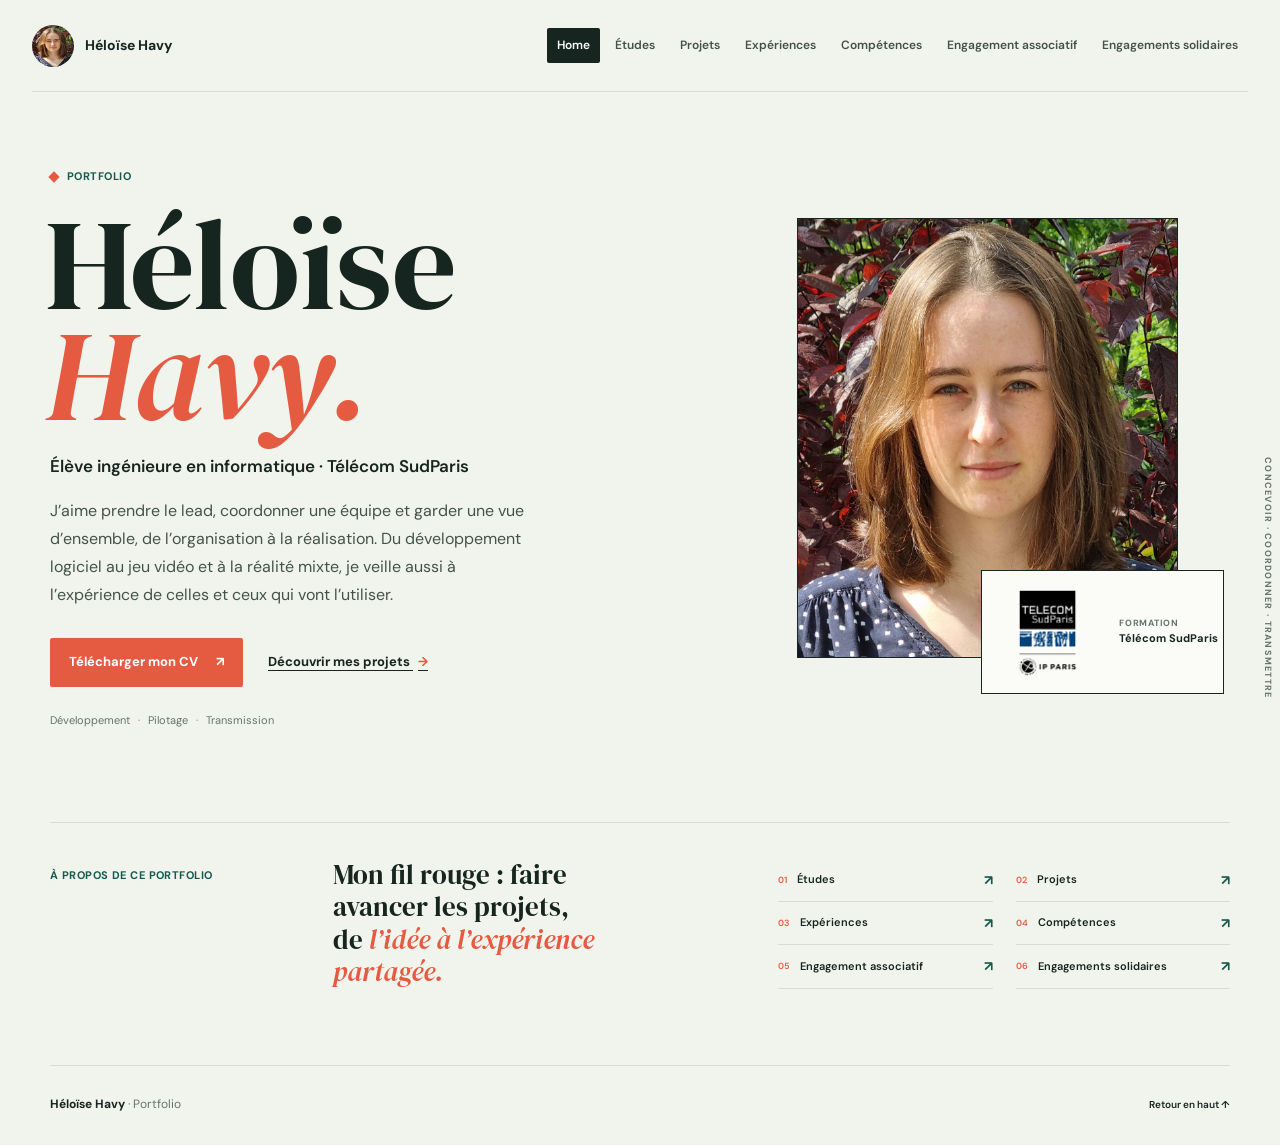
<file: index.html>
<!doctype html>
<html lang="fr">
<head>
  <meta charset="utf-8">
  <meta name="viewport" content="width=device-width, initial-scale=1">
  <meta name="theme-color" content="#f1f4ec">
  <meta name="description" content="Le portfolio d'Héloïse Havy.">
  <title>Héloïse Havy — Portfolio</title>
  <link rel="preconnect" href="https://fonts.googleapis.com">
  <link rel="preconnect" href="https://fonts.gstatic.com" crossorigin>
  <link href="https://fonts.googleapis.com/css2?family=DM+Sans:wght@400;500;600;700&family=DM+Serif+Display:ital@0;1&display=swap" rel="stylesheet">
  <link rel="stylesheet" href="css/style.css">
  <script src="js/main.js" defer></script>
</head>
<body class="home-page">
  <a class="skip-link" href="#contenu">Aller au contenu</a>
  <header class="site-header" data-site-header></header>

  <main id="contenu">
    <section class="home-hero content-width" aria-labelledby="hero-title">
      <div class="hero-copy">
        <p class="eyebrow"><span class="eyebrow-mark" aria-hidden="true"></span> Portfolio</p>
        <h1 id="hero-title">Héloïse<br><span>Havy.</span></h1>
        <p class="hero-role">Élève ingénieure en informatique · Télécom SudParis</p>
        <p class="hero-description">J’aime prendre le lead, coordonner une équipe et garder une vue d’ensemble, de l’organisation à la réalisation. Du développement logiciel au jeu vidéo et à la réalité mixte, je veille aussi à l’expérience de celles et ceux qui vont l’utiliser.</p>
        <div class="hero-actions">
          <a class="button button-primary" href="assets/documents/CV-Heloise-Havy.pdf" download>Télécharger mon CV <span aria-hidden="true">↗</span></a>
          <a class="text-link" href="projets.html">Découvrir mes projets <span aria-hidden="true">→</span></a>
        </div>
        <p class="hero-footnote">Développement <span aria-hidden="true">·</span> Pilotage <span aria-hidden="true">·</span> Transmission</p>
      </div>

      <div class="hero-visual">
        <div class="portrait-frame" data-optional-image-wrap>
          <div class="portrait-placeholder" aria-hidden="true">
            <span class="portrait-monogram">HH</span>
            <span class="portrait-caption">Portrait<br>à ajouter</span>
          </div>
          <img class="optional-image portrait-image" src="assets/images/portrait.jpg" alt="Portrait d'Héloïse Havy" data-optional-image>
          <span class="portrait-index">01 — PORTRAIT</span>
        </div>
        <div class="school-signature" data-optional-image-wrap>
          <div class="school-logo-placeholder" aria-hidden="true">ÉCOLE<br><span>INGÉNIEUR</span></div>
          <img class="optional-image school-logo" src="assets/images/logo-ecole.png" alt="Logo de l'école d'ingénieurs" data-optional-image>
          <p><span>FORMATION</span><strong>Télécom SudParis</strong></p>
        </div>
      </div>
      <span class="hero-side-note" aria-hidden="true">CONCEVOIR · COORDONNER · TRANSMETTRE</span>
    </section>

    <section class="home-index content-width" aria-label="Aperçu du portfolio">
      <p class="section-kicker">À propos de ce portfolio</p>
      <p class="index-statement">Mon fil rouge : faire avancer les projets, de <em>l’idée à l’expérience partagée.</em></p>
      <div class="index-links">
        <a href="etudes.html"><span>01</span> Études <b aria-hidden="true">↗</b></a>
        <a href="projets.html"><span>02</span> Projets <b aria-hidden="true">↗</b></a>
        <a href="experiences.html"><span>03</span> Expériences <b aria-hidden="true">↗</b></a>
        <a href="competences.html"><span>04</span> Compétences <b aria-hidden="true">↗</b></a>
        <a href="engagement-associatif.html"><span>05</span> Engagement associatif <b aria-hidden="true">↗</b></a>
        <a href="engagements-solidaires.html"><span>06</span> Engagements solidaires <b aria-hidden="true">↗</b></a>
      </div>
    </section>
  </main>

  <footer class="site-footer content-width">
    <a class="footer-brand" href="index.html">Héloïse Havy <span>· Portfolio</span></a>
    <a href="#contenu" class="back-top">Retour en haut ↑</a>
  </footer>
</body>
</html>
</file>
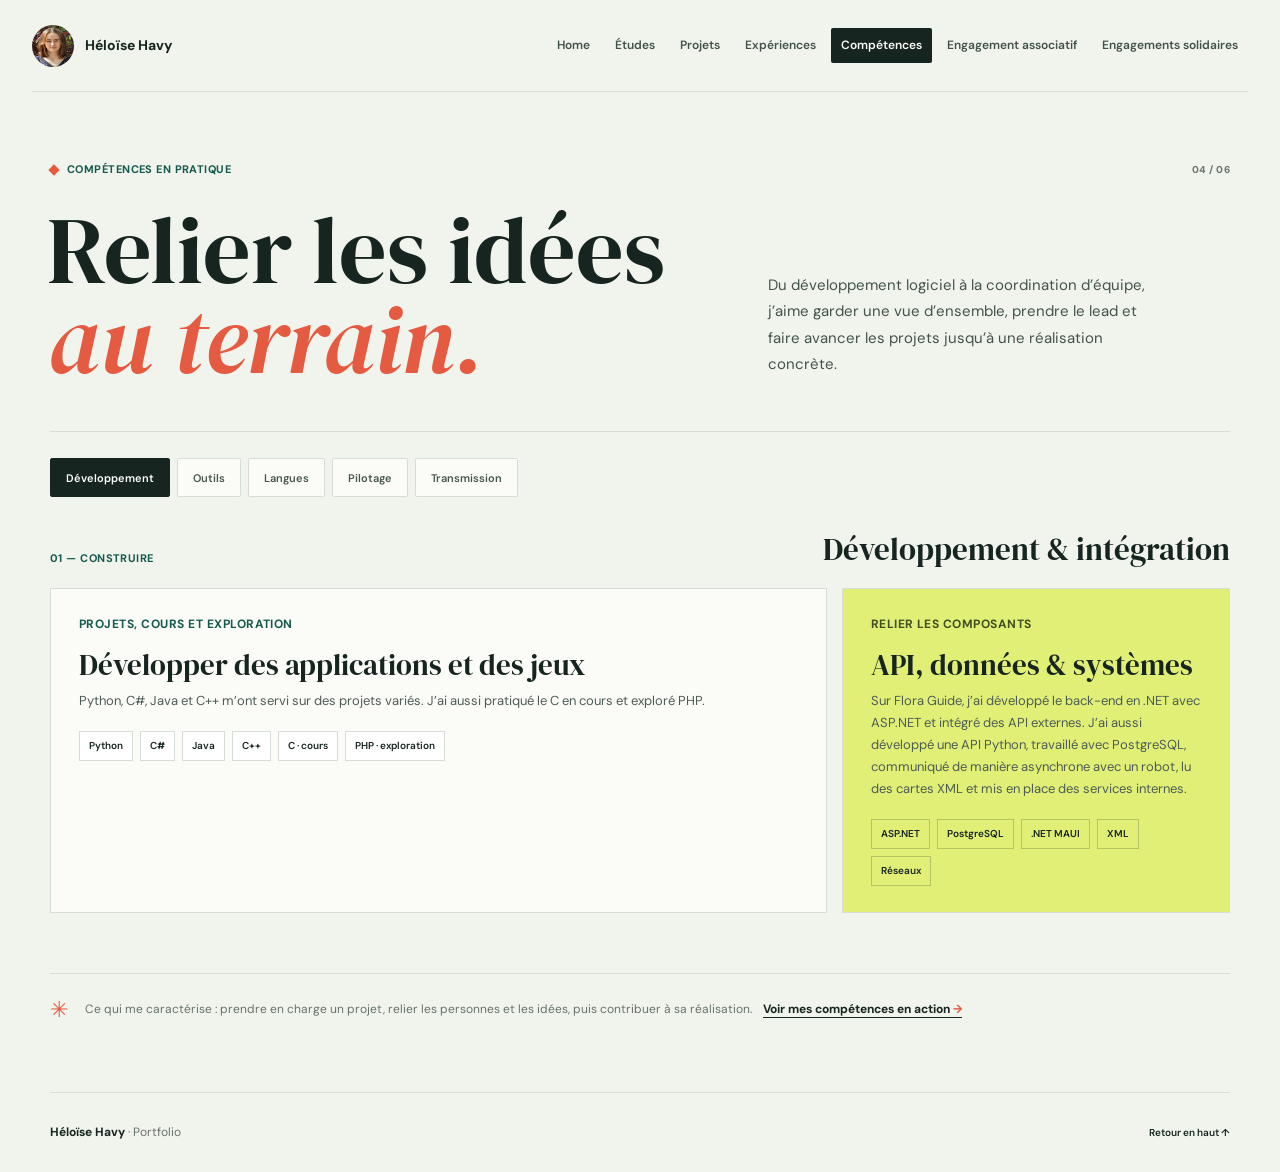
<file: competences.html>
<!doctype html>
<html lang="fr">
<head>
  <meta charset="utf-8">
  <meta name="viewport" content="width=device-width, initial-scale=1">
  <meta name="theme-color" content="#f1f4ec">
  <meta name="description" content="Les compétences techniques, outils et langues d'Héloïse Havy.">
  <title>Compétences — Héloïse Havy</title>
  <link rel="preconnect" href="https://fonts.googleapis.com">
  <link rel="preconnect" href="https://fonts.gstatic.com" crossorigin>
  <link href="https://fonts.googleapis.com/css2?family=DM+Sans:wght@400;500;600;700&family=DM+Serif+Display:ital@0;1&display=swap" rel="stylesheet">
  <link rel="stylesheet" href="css/style.css">
  <script src="js/main.js" defer></script>
</head>
<body>
  <a class="skip-link" href="#contenu">Aller au contenu</a>
  <header class="site-header" data-site-header></header>
  <main id="contenu" class="content-width inner-page">
    <header class="page-heading"><p class="eyebrow"><span class="eyebrow-mark" aria-hidden="true"></span> Compétences en pratique <span class="page-number">04 / 06</span></p><div class="page-heading-grid"><h1>Relier les idées<br><em>au terrain.</em></h1><p class="page-lede">Du développement logiciel à la coordination d’équipe, j’aime garder une vue d’ensemble, prendre le lead et faire avancer les projets jusqu’à une réalisation concrète.</p></div></header>
    <section class="category-tabs" aria-label="Familles de compétences">
      <div class="filter-controls" role="tablist" aria-label="Filtrer les compétences">
        <button id="skills-tab-tech" type="button" role="tab" aria-selected="true" aria-controls="skills-panel-tech">Développement</button>
        <button id="skills-tab-tools" type="button" role="tab" aria-selected="false" aria-controls="skills-panel-tools">Outils</button>
        <button id="skills-tab-languages" type="button" role="tab" aria-selected="false" aria-controls="skills-panel-languages">Langues</button>
        <button id="skills-tab-pilotage" type="button" role="tab" aria-selected="false" aria-controls="skills-panel-pilotage">Pilotage</button>
        <button id="skills-tab-transmission" type="button" role="tab" aria-selected="false" aria-controls="skills-panel-transmission">Transmission</button>
      </div>
      <section id="skills-panel-tech" class="filter-panel" role="tabpanel" aria-labelledby="skills-tab-tech" tabindex="0">
        <div class="panel-heading"><p class="section-kicker">01 — Construire</p><h2>Développement & intégration</h2></div>
        <div class="entry-grid">
          <article class="entry-card skill-card"><p class="entry-kicker">Projets, cours et exploration</p><h3>Développer des applications et des jeux</h3><p>Python, C#, Java et C++ m’ont servi sur des projets variés. J’ai aussi pratiqué le C en cours et exploré PHP.</p><ul class="skill-list"><li>Python</li><li>C#</li><li>Java</li><li>C++</li><li>C · cours</li><li>PHP · exploration</li></ul></article>
          <article class="entry-card skill-card skill-card-accent"><p class="entry-kicker">Relier les composants</p><h3>API, données & systèmes</h3><p>Sur Flora Guide, j’ai développé le back-end en .NET avec ASP.NET et intégré des API externes. J’ai aussi développé une API Python, travaillé avec PostgreSQL, communiqué de manière asynchrone avec un robot, lu des cartes XML et mis en place des services internes.</p><ul class="skill-list"><li>ASP.NET</li><li>PostgreSQL</li><li>.NET MAUI</li><li>XML</li><li>Réseaux</li></ul></article>
        </div>
      </section>
      <section id="skills-panel-tools" class="filter-panel" role="tabpanel" aria-labelledby="skills-tab-tools" tabindex="0" hidden>
        <div class="panel-heading"><p class="section-kicker">02 — Prototyper</p><h2>Outils & environnements</h2></div>
        <div class="entry-grid">
          <article class="entry-card skill-card"><p class="entry-kicker">Création interactive</p><h3>Du prototype à l’expérience jouable</h3><p>J’ai créé et contribué à plusieurs prototypes de jeux, réalisé des mécaniques, des interfaces et des réglages de gameplay, et travaillé sur un projet de réalité mixte.</p><ul class="skill-list"><li>Unity</li><li>Unreal Engine 5</li><li>Blueprints</li><li>Godot</li><li>JavaFX</li></ul></article>
          <article class="entry-card skill-card skill-card-accent"><p class="entry-kicker">Outils de réalisation</p><h3>Créer, versionner, connecter</h3><p>Je travaille régulièrement en ligne de commande avec Bash dans un environnement Linux et connais la distribution Ubuntu. J’utilise aussi Git pour le travail en équipe et Arduino pour le prototypage.</p><ul class="skill-list"><li>Bash</li><li>Ubuntu</li><li>Linux</li><li>Git</li><li>Arduino</li><li>SFML</li><li>pugixml</li><li>CMake</li><li>Blender</li></ul></article>
        </div>
      </section>
      <section id="skills-panel-languages" class="filter-panel" role="tabpanel" aria-labelledby="skills-tab-languages" tabindex="0" hidden>
        <div class="panel-heading"><p class="section-kicker">03 — Communiquer</p><h2>Langues</h2></div>
        <div class="entry-grid project-grid">
          <article class="entry-card skill-card"><p class="entry-kicker">Niveaux déclarés</p><h3>Communiquer au-delà des frontières</h3><p>Mes études et mes projets m’ont amenée à collaborer dans des contextes internationaux, notamment pendant ma césure en Suède.</p><ul class="skill-list"><li>Anglais · C1</li><li>Espagnol · B2</li><li>Suédois · A1</li></ul></article>
        </div>
      </section>
      <section id="skills-panel-pilotage" class="filter-panel" role="tabpanel" aria-labelledby="skills-tab-pilotage" tabindex="0" hidden>
        <div class="panel-heading"><p class="section-kicker">04 — Faire avancer</p><h2>Pilotage & coordination</h2></div>
        <div class="entry-grid">
          <article class="entry-card skill-card"><p class="entry-kicker">Prendre le lead</p><h3>Garder le cap et la vue d’ensemble</h3><p>Cheffe de projet sur Eco Frenzy, Rope Of Light et mon PFE, j’organise le travail autour d’un objectif commun. Comme secrétaire de Part’agé, je secondais le chef de projet et prenais le relais quand nécessaire. Au CELL, j’ai coordonné une équipe de 10 membres, organisé des événements et pris en charge la communication avec l’administration et le club PiiXeL de l’ENSIIE.</p><ul class="skill-list"><li>Gestion de projet</li><li>Coordination d’équipe</li><li>Communication inter-associations</li><li>Événementiel</li></ul></article>
          <article class="entry-card skill-card skill-card-accent"><p class="entry-kicker">S’adapter aux contraintes</p><h3>Prioriser et organiser</h3><p>En entreprise, j’ai géré plusieurs missions différentes en autonomie tout en respectant les échéances. Chez MiNET, j’ai coordonné des équipes de rangement ; avec Part’agé, j’ai organisé les impressions et contribué à prioriser les dons selon le matériel disponible et les besoins.</p><ul class="skill-list"><li>Priorisation</li><li>Autonomie</li><li>Logistique</li><li>Gestion d’inventaire</li><li>Méthode Agile</li></ul></article>
        </div>
      </section>
      <section id="skills-panel-transmission" class="filter-panel" role="tabpanel" aria-labelledby="skills-tab-transmission" tabindex="0" hidden>
        <div class="panel-heading"><p class="section-kicker">05 — Faire grandir le collectif</p><h2>Transmission & adaptation</h2></div>
        <div class="entry-grid">
          <article class="entry-card skill-card"><p class="entry-kicker">Expliquer et accompagner</p><h3>Adapter ma pédagogie au public</h3><p>Avec Part’agé, j’ai préparé des supports et présenté des cours d’informatique à des retraités, puis accompagné chacun dans les exercices. Aux Bourrins de Maisons-Laffitte, j’ai enseigné le roller à des enfants en veillant à leur sécurité tout en gardant le plaisir de pratiquer. Au CELL, j’ai également animé des ateliers techniques.</p><ul class="skill-list"><li>Vulgarisation</li><li>Supports pédagogiques</li><li>Animation de groupe</li><li>Adaptation du discours</li><li>Vigilance sécurité</li></ul></article>
          <article class="entry-card skill-card skill-card-accent"><p class="entry-kicker">S’ouvrir à d’autres façons de travailler</p><h3>Collaborer dans des équipes diverses</h3><p>La césure à la BTH et les projets avec des étudiants internationaux m’ont appris à m’adapter aux habitudes et aux méthodes de mes coéquipiers. Les projets associatifs m’ont aussi appris à faire avancer des initiatives avec des interlocuteurs variés.</p><ul class="skill-list"><li>Équipe internationale</li><li>Adaptabilité</li><li>Communication</li><li>Esprit d’équipe</li></ul></article>
        </div>
      </section>
    </section>
    <aside class="page-outro"><span aria-hidden="true">✳</span><p>Ce qui me caractérise : prendre en charge un projet, relier les personnes et les idées, puis contribuer à sa réalisation. <a href="projets.html">Voir mes compétences en action <b aria-hidden="true">→</b></a></p></aside>
  </main>
  <footer class="site-footer content-width"><a class="footer-brand" href="index.html">Héloïse Havy <span>· Portfolio</span></a><a href="#contenu" class="back-top">Retour en haut ↑</a></footer>
</body>
</html>
</file>
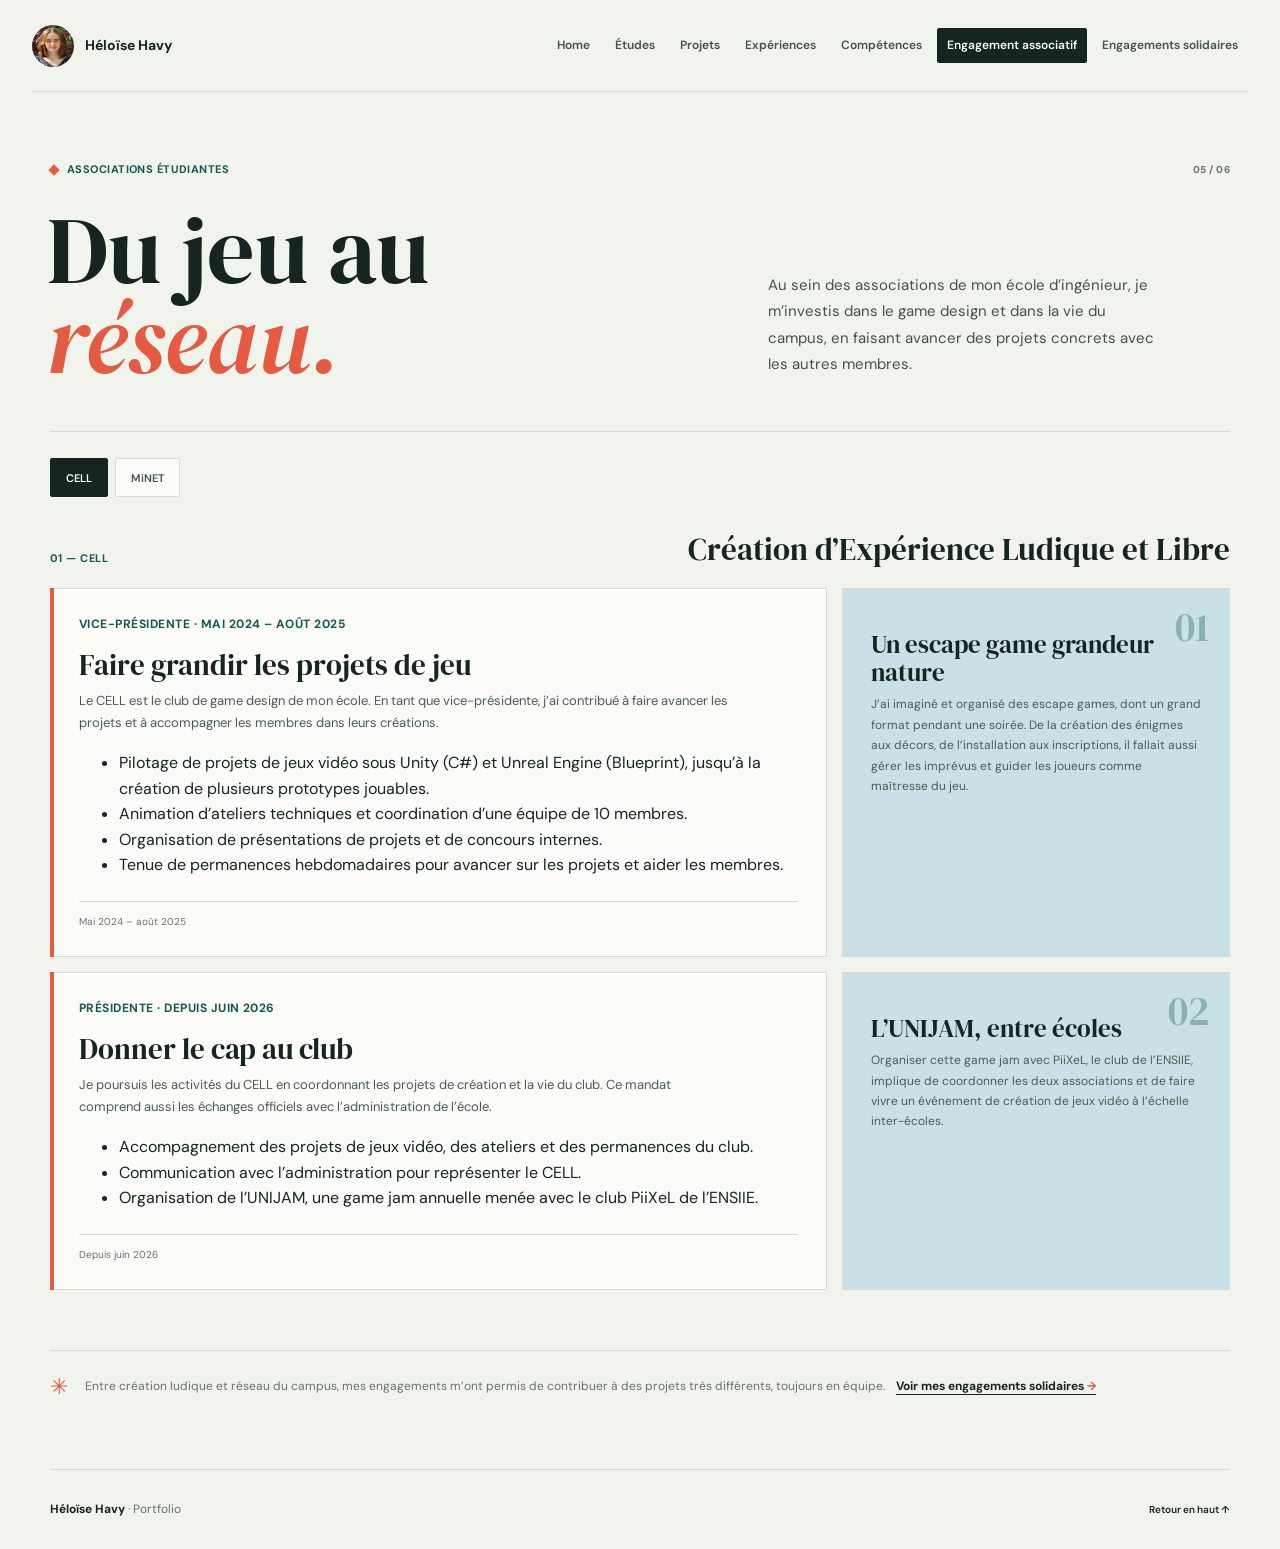
<file: engagement-associatif.html>
<!doctype html>
<html lang="fr">
<head>
  <meta charset="utf-8">
  <meta name="viewport" content="width=device-width, initial-scale=1">
  <meta name="theme-color" content="#f1f4ec">
  <meta name="description" content="L'engagement associatif d'Héloïse Havy.">
  <title>Engagement associatif — Héloïse Havy</title>
  <link rel="preconnect" href="https://fonts.googleapis.com">
  <link rel="preconnect" href="https://fonts.gstatic.com" crossorigin>
  <link href="https://fonts.googleapis.com/css2?family=DM+Sans:wght@400;500;600;700&family=DM+Serif+Display:ital@0;1&display=swap" rel="stylesheet">
  <link rel="stylesheet" href="css/style.css">
  <script src="js/main.js" defer></script>
</head>
<body>
  <a class="skip-link" href="#contenu">Aller au contenu</a>
  <header class="site-header" data-site-header></header>
  <main id="contenu" class="content-width inner-page">
    <header class="page-heading"><p class="eyebrow"><span class="eyebrow-mark" aria-hidden="true"></span> Associations étudiantes <span class="page-number">05 / 06</span></p><div class="page-heading-grid"><h1>Du jeu au<br><em>réseau.</em></h1><p class="page-lede">Au sein des associations de mon école d’ingénieur, je m’investis dans le game design et dans la vie du campus, en faisant avancer des projets concrets avec les autres membres.</p></div></header>
    <section class="category-tabs" aria-label="Engagement associatif">
      <div class="filter-controls" role="tablist" aria-label="Filtrer l'engagement associatif">
        <button id="association-tab-cell" type="button" role="tab" aria-selected="true" aria-controls="association-panel-cell">CELL</button>
        <button id="association-tab-minet" type="button" role="tab" aria-selected="false" aria-controls="association-panel-minet">MiNET</button>
      </div>
      <section id="association-panel-cell" class="filter-panel" role="tabpanel" aria-labelledby="association-tab-cell" tabindex="0">
        <div class="panel-heading"><p class="section-kicker">01 — CELL</p><h2>Création d’Expérience Ludique et Libre</h2></div>
        <div class="entry-grid">
          <article class="entry-card entry-card-featured"><p class="entry-kicker">Vice-présidente · Mai 2024 – août 2025</p><h3>Faire grandir les projets de jeu</h3><p>Le CELL est le club de game design de mon école. En tant que vice-présidente, j’ai contribué à faire avancer les projets et à accompagner les membres dans leurs créations.</p><ul>
            <li>Pilotage de projets de jeux vidéo sous Unity (C#) et Unreal Engine (Blueprint), jusqu’à la création de plusieurs prototypes jouables.</li>
            <li>Animation d’ateliers techniques et coordination d’une équipe de 10 membres.</li>
            <li>Organisation de présentations de projets et de concours internes.</li>
            <li>Tenue de permanences hebdomadaires pour avancer sur les projets et aider les membres.</li>
          </ul><div class="entry-meta"><span>Mai 2024 – août 2025</span></div></article>
          <article class="entry-card entry-card-aside"><span class="card-index">01</span><h3>Un escape game grandeur nature</h3><p>J’ai imaginé et organisé des escape games, dont un grand format pendant une soirée. De la création des énigmes aux décors, de l’installation aux inscriptions, il fallait aussi gérer les imprévus et guider les joueurs comme maîtresse du jeu.</p></article>
          <article class="entry-card entry-card-featured"><p class="entry-kicker">Présidente · Depuis juin 2026</p><h3>Donner le cap au club</h3><p>Je poursuis les activités du CELL en coordonnant les projets de création et la vie du club. Ce mandat comprend aussi les échanges officiels avec l’administration de l’école.</p><ul>
            <li>Accompagnement des projets de jeux vidéo, des ateliers et des permanences du club.</li>
            <li>Communication avec l’administration pour représenter le CELL.</li>
            <li>Organisation de l’UNIJAM, une game jam annuelle menée avec le club PiiXeL de l’ENSIIE.</li>
          </ul><div class="entry-meta"><span>Depuis juin 2026</span></div></article>
          <article class="entry-card entry-card-aside"><span class="card-index">02</span><h3>L’UNIJAM, entre écoles</h3><p>Organiser cette game jam avec PiiXeL, le club de l’ENSIIE, implique de coordonner les deux associations et de faire vivre un événement de création de jeux vidéo à l’échelle inter-écoles.</p></article>
        </div>
      </section>
      <section id="association-panel-minet" class="filter-panel" role="tabpanel" aria-labelledby="association-tab-minet" tabindex="0" hidden>
        <div class="panel-heading"><p class="section-kicker">02 — MiNET</p><h2>Le réseau du campus</h2></div>
        <div class="entry-grid">
          <article class="entry-card entry-card-featured"><p class="entry-kicker">Responsable inventaire · Mai 2024 – juin 2025</p><h3>Organiser le matériel et les équipes</h3><p>MiNET gère les réseaux filaire et Wi-Fi du campus de Télécom SudParis et de l’IMT-BS. Comme responsable inventaire, je veille à ce que le matériel soit identifié, rangé et facile à retrouver.</p><ul>
            <li>Répertorier les équipements réseau : routeurs, switches, bornes Wi-Fi et autres matériels.</li>
            <li>Connaître et organiser le rangement du local.</li>
            <li>Coordonner des équipes pour trier et remettre le matériel en ordre.</li>
          </ul></article>
          <article class="entry-card entry-card-aside"><span class="card-index">03</span><h3>En coulisses d’une soirée</h3><p>J’ai aussi participé à l’organisation d’une grande soirée sur le campus : coordination du staff et préparation de la décoration, avec la création de tentures pendant plusieurs mois.</p></article>
        </div>
      </section>
    </section>
    <aside class="page-outro"><span aria-hidden="true">✳</span><p>Entre création ludique et réseau du campus, mes engagements m’ont permis de contribuer à des projets très différents, toujours en équipe. <a href="engagements-solidaires.html">Voir mes engagements solidaires <b aria-hidden="true">→</b></a></p></aside>
  </main>
  <footer class="site-footer content-width"><a class="footer-brand" href="index.html">Héloïse Havy <span>· Portfolio</span></a><a href="#contenu" class="back-top">Retour en haut ↑</a></footer>
</body>
</html>
</file>
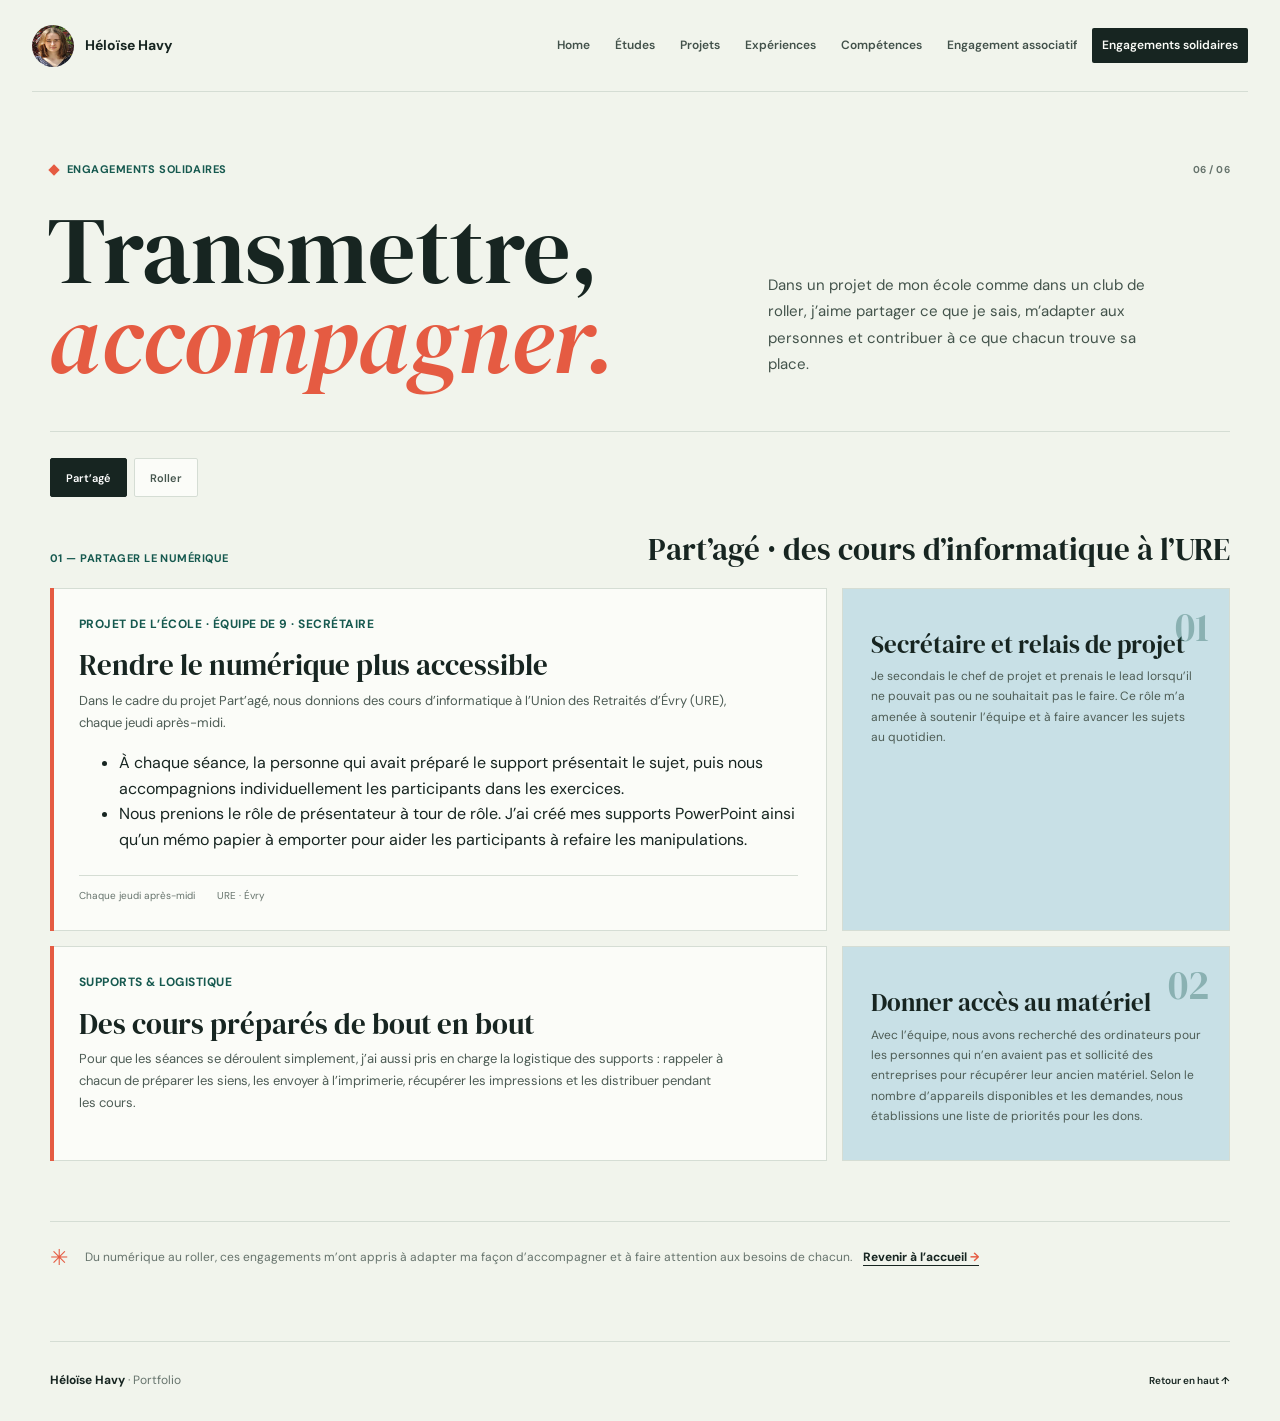
<file: engagements-solidaires.html>
<!doctype html>
<html lang="fr">
<head>
  <meta charset="utf-8">
  <meta name="viewport" content="width=device-width, initial-scale=1">
  <meta name="theme-color" content="#f1f4ec">
  <meta name="description" content="Les actions bénévoles et engagements solidaires d'Héloïse Havy.">
  <title>Engagements solidaires — Héloïse Havy</title>
  <link rel="preconnect" href="https://fonts.googleapis.com">
  <link rel="preconnect" href="https://fonts.gstatic.com" crossorigin>
  <link href="https://fonts.googleapis.com/css2?family=DM+Sans:wght@400;500;600;700&family=DM+Serif+Display:ital@0;1&display=swap" rel="stylesheet">
  <link rel="stylesheet" href="css/style.css">
  <script src="js/main.js" defer></script>
</head>
<body>
  <a class="skip-link" href="#contenu">Aller au contenu</a>
  <header class="site-header" data-site-header></header>
  <main id="contenu" class="content-width inner-page">
    <header class="page-heading"><p class="eyebrow"><span class="eyebrow-mark" aria-hidden="true"></span> Engagements solidaires <span class="page-number">06 / 06</span></p><div class="page-heading-grid"><h1>Transmettre,<br><em>accompagner.</em></h1><p class="page-lede">Dans un projet de mon école comme dans un club de roller, j’aime partager ce que je sais, m’adapter aux personnes et contribuer à ce que chacun trouve sa place.</p></div></header>
    <section class="category-tabs" aria-label="Engagements solidaires">
      <div class="filter-controls" role="tablist" aria-label="Filtrer les engagements solidaires">
        <button id="solidarity-tab-digital" type="button" role="tab" aria-selected="true" aria-controls="solidarity-panel-digital">Part’agé</button>
        <button id="solidarity-tab-roller" type="button" role="tab" aria-selected="false" aria-controls="solidarity-panel-roller">Roller</button>
      </div>
      <section id="solidarity-panel-digital" class="filter-panel" role="tabpanel" aria-labelledby="solidarity-tab-digital" tabindex="0">
        <div class="panel-heading"><p class="section-kicker">01 — Partager le numérique</p><h2>Part’agé · des cours d’informatique à l’URE</h2></div>
        <div class="entry-grid">
          <article class="entry-card entry-card-featured"><p class="entry-kicker">Projet de l’école · équipe de 9 · secrétaire</p><h3>Rendre le numérique plus accessible</h3><p>Dans le cadre du projet Part’agé, nous donnions des cours d’informatique à l’Union des Retraités d’Évry (URE), chaque jeudi après-midi.</p><ul>
            <li>À chaque séance, la personne qui avait préparé le support présentait le sujet, puis nous accompagnions individuellement les participants dans les exercices.</li>
            <li>Nous prenions le rôle de présentateur à tour de rôle. J’ai créé mes supports PowerPoint ainsi qu’un mémo papier à emporter pour aider les participants à refaire les manipulations.</li>
          </ul><div class="entry-meta"><span>Chaque jeudi après-midi</span><span>URE · Évry</span></div></article>
          <article class="entry-card entry-card-aside"><span class="card-index">01</span><h3>Secrétaire et relais de projet</h3><p>Je secondais le chef de projet et prenais le lead lorsqu’il ne pouvait pas ou ne souhaitait pas le faire. Ce rôle m’a amenée à soutenir l’équipe et à faire avancer les sujets au quotidien.</p></article>
          <article class="entry-card entry-card-featured"><p class="entry-kicker">Supports & logistique</p><h3>Des cours préparés de bout en bout</h3><p>Pour que les séances se déroulent simplement, j’ai aussi pris en charge la logistique des supports : rappeler à chacun de préparer les siens, les envoyer à l’imprimerie, récupérer les impressions et les distribuer pendant les cours.</p></article>
          <article class="entry-card entry-card-aside"><span class="card-index">02</span><h3>Donner accès au matériel</h3><p>Avec l’équipe, nous avons recherché des ordinateurs pour les personnes qui n’en avaient pas et sollicité des entreprises pour récupérer leur ancien matériel. Selon le nombre d’appareils disponibles et les demandes, nous établissions une liste de priorités pour les dons.</p></article>
        </div>
      </section>
      <section id="solidarity-panel-roller" class="filter-panel" role="tabpanel" aria-labelledby="solidarity-tab-roller" tabindex="0" hidden>
        <div class="panel-heading"><p class="section-kicker">02 — Bouger ensemble</p><h2>Apprendre le roller en sécurité</h2></div>
        <div class="entry-grid">
          <article class="entry-card entry-card-featured"><p class="entry-kicker">Bénévolat · 5 ans</p><h3>Accompagner une centaine d’enfants</h3><p>Pendant cinq ans, j’ai donné des cours aux Bourrins de Maisons-Laffitte. Nous étions quatre jeunes professeurs bénévoles, accompagnés d’un professeur salarié, pour encadrer environ 100 enfants.</p><div class="entry-meta"><span>Les Bourrins de Maisons-Laffitte</span><span>5 ans</span></div></article>
          <article class="entry-card entry-card-aside"><span class="card-index">03</span><h3>Pédagogie, plaisir et sécurité</h3><p>Il fallait expliquer et guider chaque enfant tout en lui laissant le plaisir de patiner. Avec un groupe aussi nombreux, rester attentifs et veiller à la sécurité de chacun faisait partie intégrante des cours.</p></article>
        </div>
      </section>
    </section>
    <aside class="page-outro"><span aria-hidden="true">✳</span><p>Du numérique au roller, ces engagements m’ont appris à adapter ma façon d’accompagner et à faire attention aux besoins de chacun. <a href="index.html">Revenir à l’accueil <b aria-hidden="true">→</b></a></p></aside>
  </main>
  <footer class="site-footer content-width"><a class="footer-brand" href="index.html">Héloïse Havy <span>· Portfolio</span></a><a href="#contenu" class="back-top">Retour en haut ↑</a></footer>
</body>
</html>
</file>
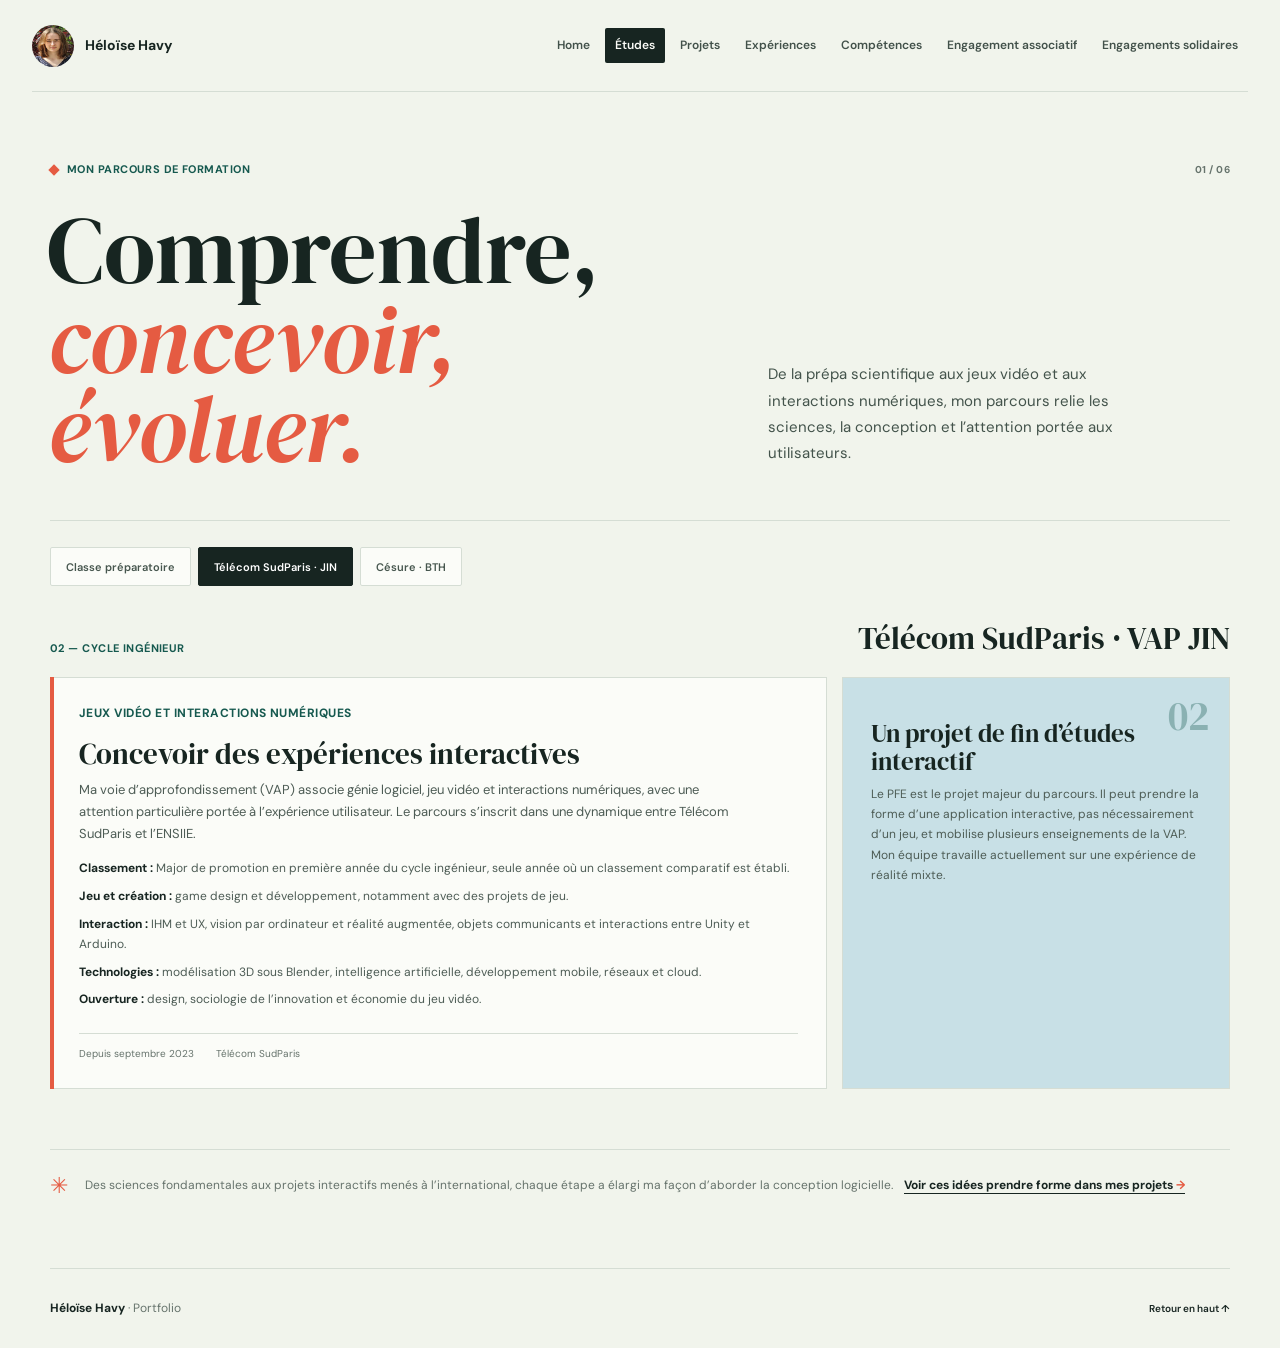
<file: etudes.html>
<!doctype html>
<html lang="fr">
<head>
  <meta charset="utf-8">
  <meta name="viewport" content="width=device-width, initial-scale=1">
  <meta name="theme-color" content="#f1f4ec">
  <meta name="description" content="Le parcours d'études et les formations d'Héloïse Havy.">
  <title>Études — Héloïse Havy</title>
  <link rel="preconnect" href="https://fonts.googleapis.com">
  <link rel="preconnect" href="https://fonts.gstatic.com" crossorigin>
  <link href="https://fonts.googleapis.com/css2?family=DM+Sans:wght@400;500;600;700&family=DM+Serif+Display:ital@0;1&display=swap" rel="stylesheet">
  <link rel="stylesheet" href="css/style.css">
  <script src="js/main.js" defer></script>
</head>
<body>
  <a class="skip-link" href="#contenu">Aller au contenu</a>
  <header class="site-header" data-site-header></header>
  <main id="contenu" class="content-width inner-page">
    <header class="page-heading"><p class="eyebrow"><span class="eyebrow-mark" aria-hidden="true"></span> Mon parcours de formation <span class="page-number">01 / 06</span></p><div class="page-heading-grid"><h1>Comprendre,<br><em>concevoir, évoluer.</em></h1><p class="page-lede">De la prépa scientifique aux jeux vidéo et aux interactions numériques, mon parcours relie les sciences, la conception et l’attention portée aux utilisateurs.</p></div></header>
    <section class="category-tabs" aria-label="Parcours d'études">
      <div class="filter-controls" role="tablist" aria-label="Filtrer le parcours d'études">
        <button id="studies-tab-prepa" type="button" role="tab" aria-selected="false" aria-controls="studies-panel-prepa">Classe préparatoire</button>
        <button id="studies-tab-tsp" type="button" role="tab" aria-selected="true" aria-controls="studies-panel-tsp">Télécom SudParis · JIN</button>
        <button id="studies-tab-bth" type="button" role="tab" aria-selected="false" aria-controls="studies-panel-bth">Césure · BTH</button>
      </div>
      <section id="studies-panel-prepa" class="filter-panel" role="tabpanel" aria-labelledby="studies-tab-prepa" tabindex="0">
        <div class="panel-heading"><p class="section-kicker">01 — Les bases scientifiques</p><h2>Classe préparatoire au lycée Pasteur</h2></div>
        <div class="entry-grid">
          <article class="entry-card entry-card-featured"><p class="entry-kicker">MPSI puis PSI · Neuilly-sur-Seine</p><h3>Une formation exigeante et généraliste</h3><p>Au lycée Pasteur, j’ai suivi une classe préparatoire scientifique en MPSI, puis en PSI. Ces deux années m’ont permis de consolider mes bases en mathématiques, en physique et en sciences de l’ingénieur avant de rejoindre une école d’ingénieurs.</p><div class="entry-meta"><span>Septembre 2021 – juillet 2023</span><span>Lycée Pasteur · Neuilly-sur-Seine</span></div></article>
          <article class="entry-card entry-card-aside"><span class="card-index">01</span><h3>Mon TIPE : un feu rouge dynamique</h3><p>J’ai conçu un prototype de feu rouge qui passe au rouge lorsqu’un véhicule roule trop vite. Des capteurs à ultrasons et une carte Arduino permettaient de détecter le véhicule et de piloter le feu.</p></article>
        </div>
      </section>
      <section id="studies-panel-tsp" class="filter-panel" role="tabpanel" aria-labelledby="studies-tab-tsp" tabindex="0" hidden>
        <div class="panel-heading"><p class="section-kicker">02 — Cycle ingénieur</p><h2>Télécom SudParis · VAP JIN</h2></div>
        <div class="entry-grid">
          <article class="entry-card entry-card-featured"><p class="entry-kicker">Jeux vidéo et interactions numériques</p><h3>Concevoir des expériences interactives</h3><p>Ma voie d’approfondissement (VAP) associe génie logiciel, jeu vidéo et interactions numériques, avec une attention particulière portée à l’expérience utilisateur. Le parcours s’inscrit dans une dynamique entre Télécom SudParis et l’ENSIIE.</p><ul class="project-facts"><li><strong>Classement :</strong> Major de promotion en première année du cycle ingénieur, seule année où un classement comparatif est établi.</li><li><strong>Jeu et création :</strong> game design et développement, notamment avec des projets de jeu.</li><li><strong>Interaction :</strong> IHM et UX, vision par ordinateur et réalité augmentée, objets communicants et interactions entre Unity et Arduino.</li><li><strong>Technologies :</strong> modélisation 3D sous Blender, intelligence artificielle, développement mobile, réseaux et cloud.</li><li><strong>Ouverture :</strong> design, sociologie de l’innovation et économie du jeu vidéo.</li></ul><div class="entry-meta"><span>Depuis septembre 2023</span><span>Télécom SudParis</span></div></article>
          <article class="entry-card entry-card-aside"><span class="card-index">02</span><h3>Un projet de fin d’études interactif</h3><p>Le PFE est le projet majeur du parcours. Il peut prendre la forme d’une application interactive, pas nécessairement d’un jeu, et mobilise plusieurs enseignements de la VAP. Mon équipe travaille actuellement sur une expérience de réalité mixte.</p></article>
        </div>
      </section>
      <section id="studies-panel-bth" class="filter-panel" role="tabpanel" aria-labelledby="studies-tab-bth" tabindex="0" hidden>
        <div class="panel-heading"><p class="section-kicker">03 — Césure internationale</p><h2>Étudier à la BTH, en Suède</h2></div>
        <div class="entry-grid">
          <article class="entry-card entry-card-featured"><p class="entry-kicker">Blekinge Institute of Technology · Suède</p><h3>Agilité et qualité logicielle</h3><p>Pendant ma césure, j’ai suivi des cours autour des méthodes agiles, de la qualité et de la maintenance logicielle. Ces enseignements m’ont permis de découvrir d’autres façons d’organiser le développement et de faire évoluer un logiciel dans la durée.</p><div class="entry-meta"><span>Septembre 2025 – janvier 2026</span><span>BTH · Suède</span></div></article>
          <article class="entry-card entry-card-aside"><span class="card-index">03</span><h3>Apprendre à travailler autrement</h3><p>Étudier et réaliser des projets avec des personnes de différentes cultures m’a appris à m’adapter aux habitudes et aux façons de travailler de mes coéquipiers. J’en garde aussi quelques bases de suédois.</p></article>
        </div>
      </section>
    </section>
    <aside class="page-outro"><span aria-hidden="true">✳</span><p>Des sciences fondamentales aux projets interactifs menés à l’international, chaque étape a élargi ma façon d’aborder la conception logicielle. <a href="projets.html">Voir ces idées prendre forme dans mes projets <b aria-hidden="true">→</b></a></p></aside>
  </main>
  <footer class="site-footer content-width"><a class="footer-brand" href="index.html">Héloïse Havy <span>· Portfolio</span></a><a href="#contenu" class="back-top">Retour en haut ↑</a></footer>
</body>
</html>
</file>
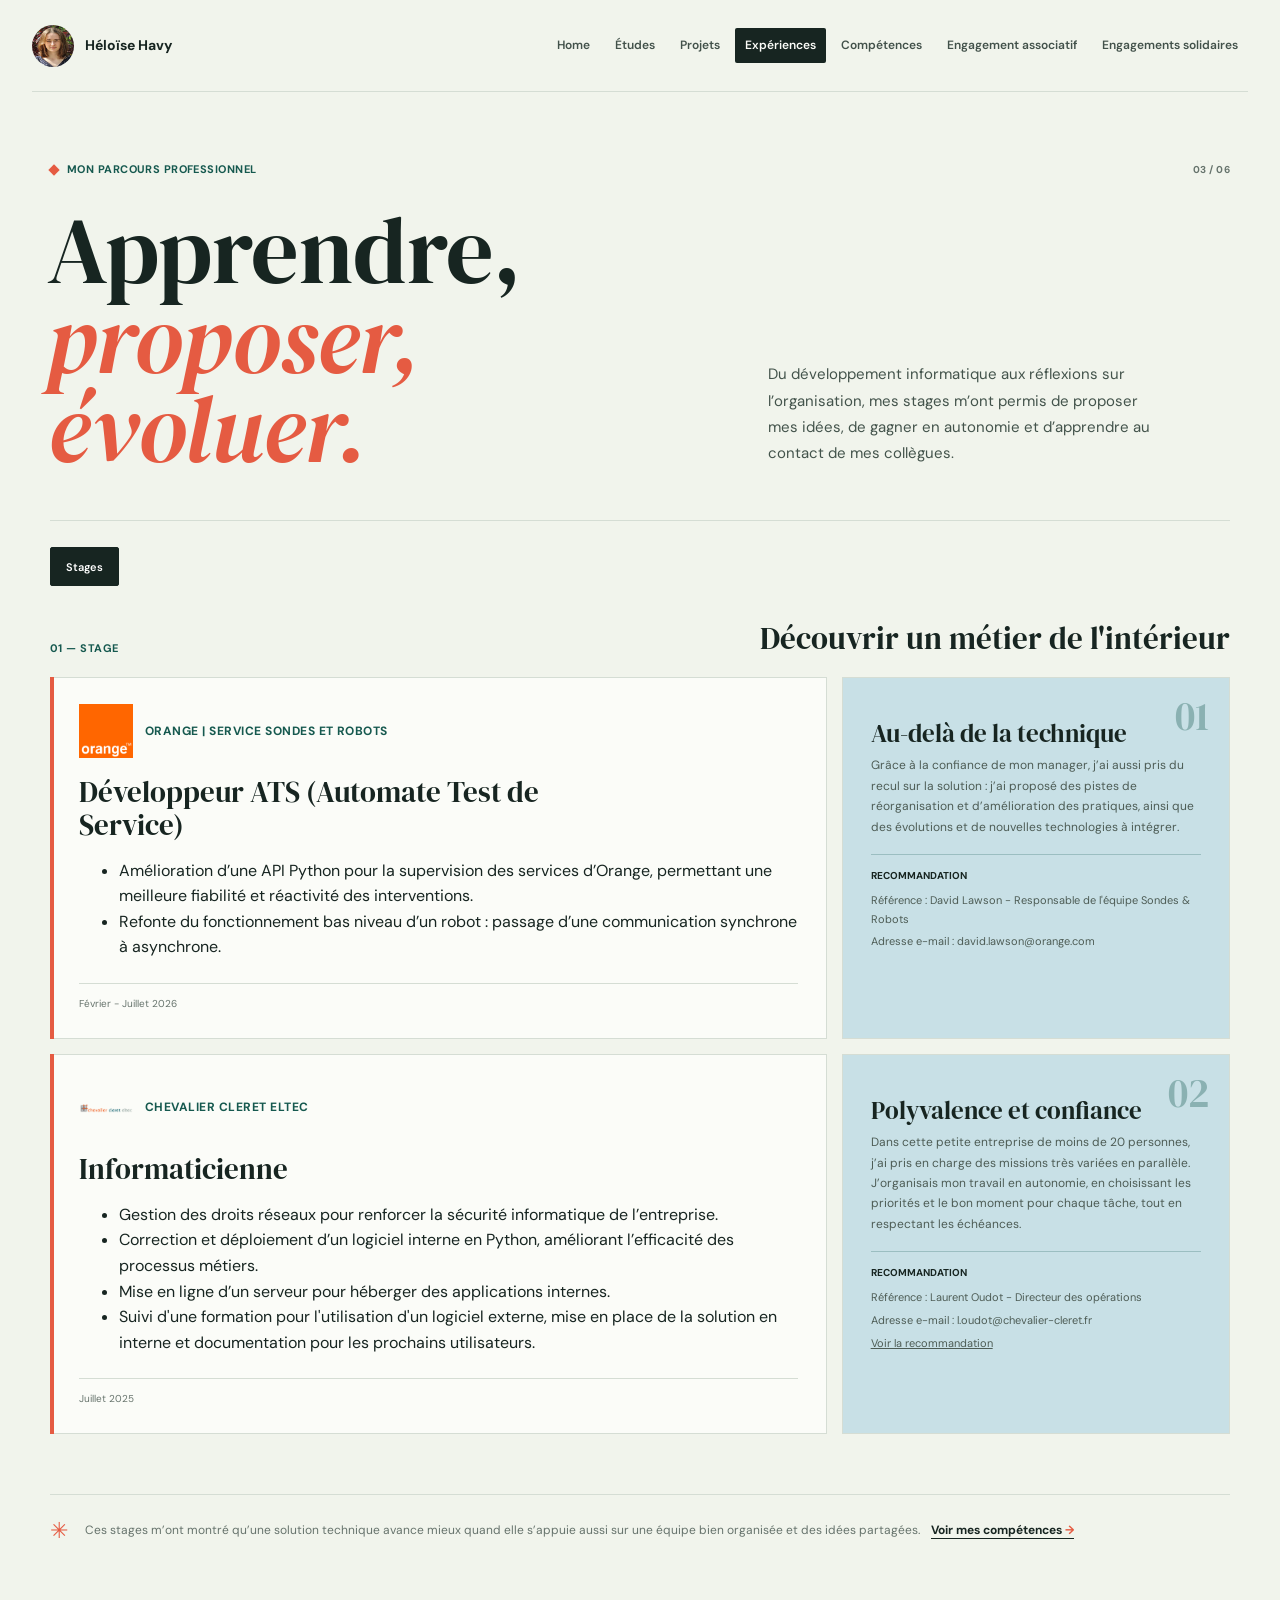
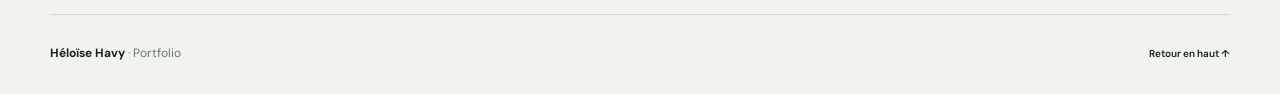
<file: experiences.html>
<!doctype html>
<html lang="fr">
<head>
  <meta charset="utf-8">
  <meta name="viewport" content="width=device-width, initial-scale=1">
  <meta name="theme-color" content="#f1f4ec">
  <meta name="description" content="Les expériences professionnelles d'Héloïse Havy.">
  <title>Expériences — Héloïse Havy</title>
  <link rel="preconnect" href="https://fonts.googleapis.com">
  <link rel="preconnect" href="https://fonts.gstatic.com" crossorigin>
  <link href="https://fonts.googleapis.com/css2?family=DM+Sans:wght@400;500;600;700&family=DM+Serif+Display:ital@0;1&display=swap" rel="stylesheet">
  <link rel="stylesheet" href="css/style.css">
  <script src="js/main.js" defer></script>
</head>
<body>
  <a class="skip-link" href="#contenu">Aller au contenu</a>
  <header class="site-header" data-site-header></header>
  <main id="contenu" class="content-width inner-page">
    <header class="page-heading"><p class="eyebrow"><span class="eyebrow-mark" aria-hidden="true"></span> Mon parcours professionnel <span class="page-number">03 / 06</span></p><div class="page-heading-grid"><h1>Apprendre,<br><em>proposer, évoluer.</em></h1><p class="page-lede">Du développement informatique aux réflexions sur l’organisation, mes stages m’ont permis de proposer mes idées, de gagner en autonomie et d’apprendre au contact de mes collègues.</p></div></header>
    <section class="category-tabs" aria-label="Types d'expériences">
      <div class="filter-controls" role="tablist" aria-label="Filtrer les expériences">
        <button id="experience-tab-internships-1" type="button" role="tab" aria-selected="true" aria-controls="experience-panel-internships">Stages</button>
        <!--<button id="experience-tab-internships" type="button" role="tab" aria-selected="false" aria-controls="experience-panel-jobs">Emplois</button>
        <button id="experience-tab-other" type="button" role="tab" aria-selected="false" aria-controls="experience-panel-other">Autres expériences</button>-->
      </div>
      <section id="experience-panel-internships" class="filter-panel" role="tabpanel" aria-labelledby="experience-tab-internships" tabindex="0"><div class="panel-heading"><p class="section-kicker">01 — Stage</p><h2>Découvrir un métier de l'intérieur</h2></div><div class="entry-grid">
        <article class="entry-card entry-card-featured"><div class="experience-company" data-optional-image-wrap><span class="experience-logo-placeholder" aria-hidden="true">O</span><img class="optional-image experience-logo" src="assets/images/logo-orange.jpg" alt="Logo de l'entreprise Orange" data-optional-image><p class="entry-kicker">ORANGE | Service sondes et robots</p></div><h3>Développeur ATS (Automate Test de Service)</h3>
          <p>
          <ul>
              <li>Amélioration d’une API Python pour la supervision des services d’Orange, permettant une meilleure fiabilité et réactivité des interventions.</li>
              <li>Refonte du fonctionnement bas niveau d’un robot : passage d’une communication synchrone à asynchrone.</li>
          </ul><div class="entry-meta"><span>Février - Juillet 2026</span></div></article><article class="entry-card entry-card-aside"><span class="card-index">01</span><h3>Au-delà de la technique</h3><p>Grâce à la confiance de mon manager, j’ai aussi pris du recul sur la solution : j’ai proposé des pistes de réorganisation et d’amélioration des pratiques, ainsi que des évolutions et de nouvelles technologies à intégrer.</p><div class="recommendation-note"><p class="recommendation-title">Recommandation</p><p>Référence : David Lawson - Responsable de l'équipe Sondes & Robots</p><p>Adresse e-mail : david.lawson@orange.com</p></article>
        <article class="entry-card entry-card-featured"><div class="experience-company" data-optional-image-wrap><span class="experience-logo-placeholder" aria-hidden="true">CC</span><img class="optional-image experience-logo" src="assets/images/logo-chevalier-cleret-eltec.png" alt="Logo de Chevalier Cléret Eltec" data-optional-image><p class="entry-kicker">CHEVALIER CLERET ELTEC</p></div><h3>Informaticienne</h3>
          <ul>
              <li>Gestion des droits réseaux pour renforcer la sécurité informatique de l’entreprise.</li>
              <li>Correction et déploiement d’un logiciel interne en Python, améliorant l’efficacité des processus métiers.</li>
              <li>Mise en ligne d’un serveur pour héberger des applications internes.</li>
              <li> Suivi d'une formation pour l'utilisation d'un logiciel externe, mise en place de la solution en interne et documentation pour les prochains utilisateurs.</li>
          </ul><div class="entry-meta"><span>Juillet 2025</span></div></article><article class="entry-card entry-card-aside"><span class="card-index">02</span><h3>Polyvalence et confiance</h3><p>Dans cette petite entreprise de moins de 20 personnes, j’ai pris en charge des missions très variées en parallèle. J’organisais mon travail en autonomie, en choisissant les priorités et le bon moment pour chaque tâche, tout en respectant les échéances.</p><div class="recommendation-note"><p class="recommendation-title">Recommandation</p><p>Référence : Laurent Oudot - Directeur des opérations</p><p>Adresse e-mail : l.oudot@chevalier-cleret.fr</p><p><a href="https://www.engagement-jeunes.com/fr/recommandations/50316/heloise-havy.html" target="_blank" rel="noopener noreferrer">Voir la recommandation</a></p></div></article>
      </div></section>
      <!--<section id="experience-panel-jobs" class="filter-panel" role="tabpanel" aria-labelledby="experience-tab-jobs" tabindex="0"><div class="panel-heading"><p class="section-kicker">02 — Emploi</p><h2>Prendre des responsabilités</h2></div><div class="entry-grid"><article class="entry-card entry-card-featured"><p class="entry-kicker">À compléter · Emploi étudiant</p><h3>Une expérience qui compte</h3><p>Présente le poste, les dates, les responsabilités et les compétences que tu as développées dans ce contexte.</p><div class="entry-meta"><span>Employeur à préciser</span><span>Dates à préciser</span></div></article></div></section>
      <section id="experience-panel-other" class="filter-panel" role="tabpanel" aria-labelledby="experience-tab-other" tabindex="0"><div class="panel-heading"><p class="section-kicker">03 — Autres</p><h2>Des expériences à part entière</h2></div><div class="entry-grid"><article class="entry-card entry-card-featured"><p class="entry-kicker">À compléter · Mission ponctuelle</p><h3>Une autre façon de contribuer</h3><p>Ajoute une mission, une compétition, une responsabilité ou une expérience pertinente qui ne rentre pas dans les autres catégories.</p><div class="entry-meta"><span>Contexte à préciser</span><span>Date à préciser</span></div></article></div></section>-->
    </section>
    <aside class="page-outro"><span aria-hidden="true">✳</span><p>Ces stages m’ont montré qu’une solution technique avance mieux quand elle s’appuie aussi sur une équipe bien organisée et des idées partagées. <a href="competences.html">Voir mes compétences <b aria-hidden="true">→</b></a></p></aside>
  </main>
  <footer class="site-footer content-width"><a class="footer-brand" href="index.html">Héloïse Havy <span>· Portfolio</span></a><a href="#contenu" class="back-top">Retour en haut ↑</a></footer>
</body>
</html>
</file>
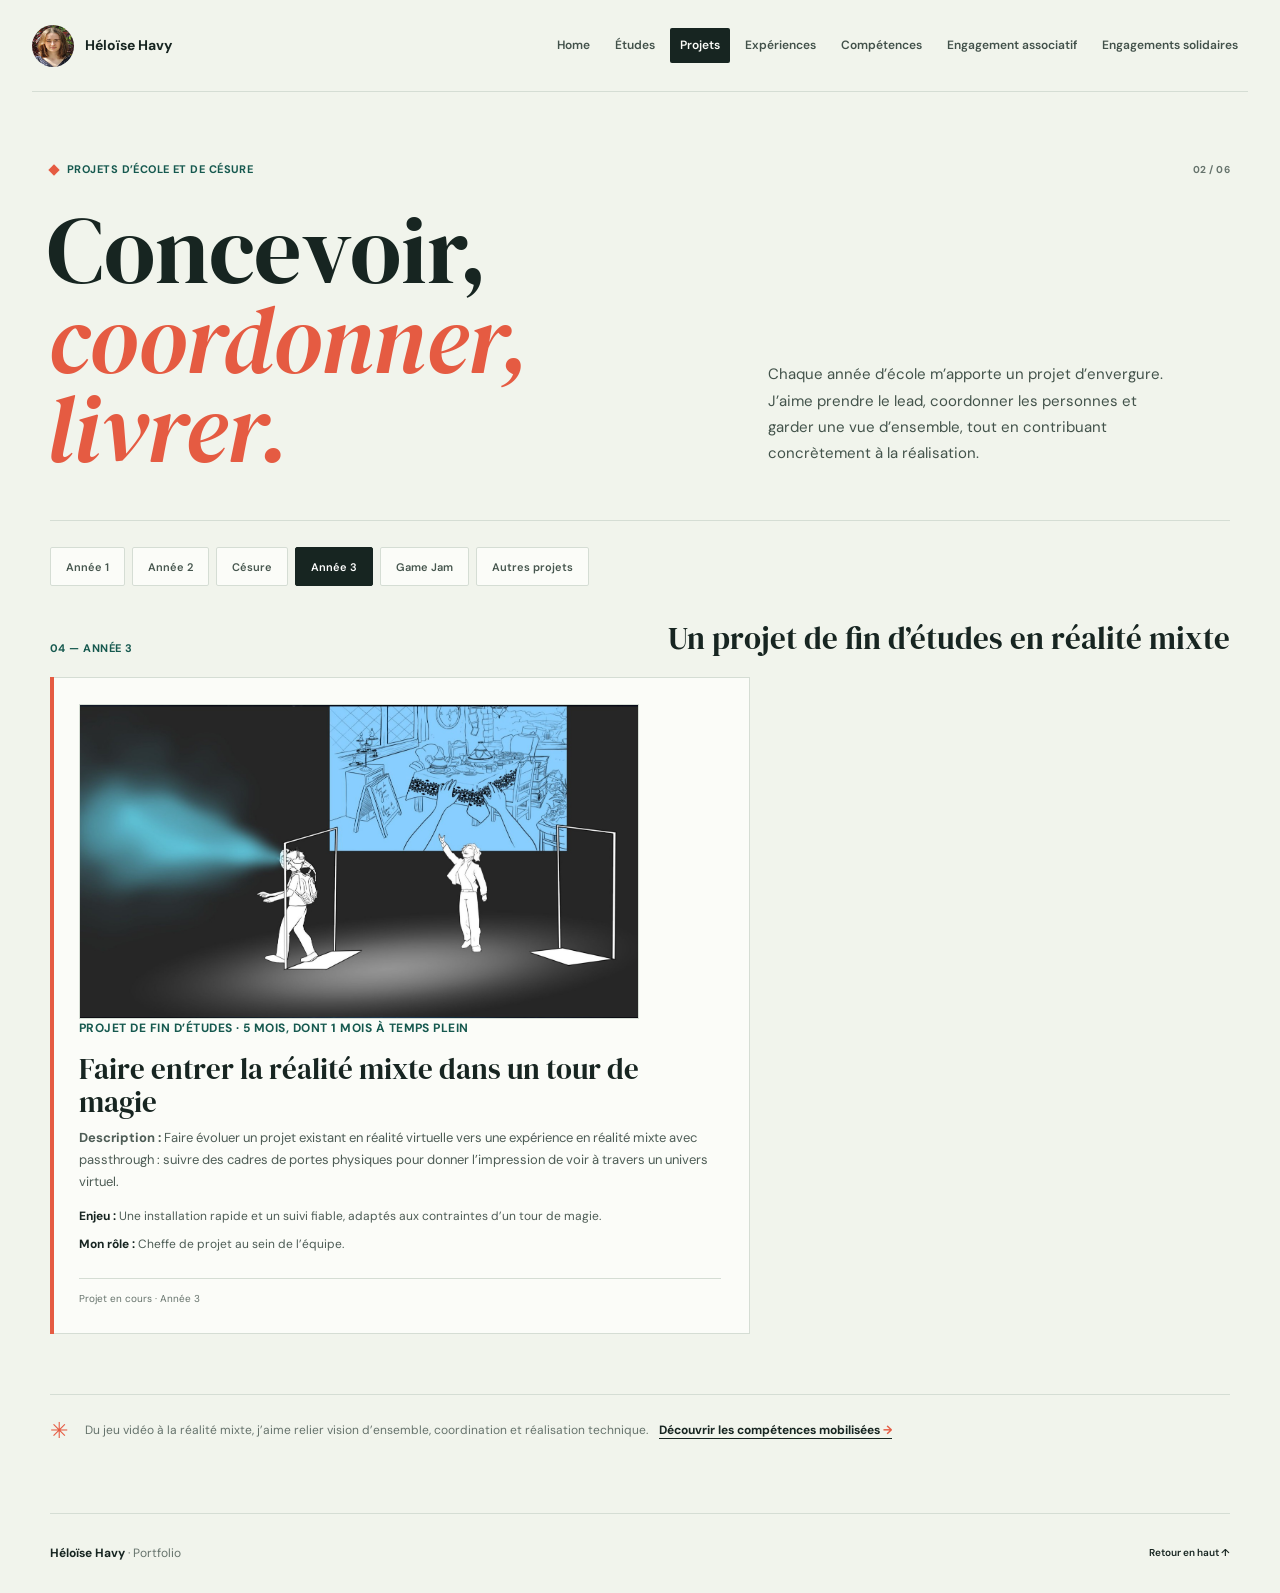
<file: projets.html>
<!doctype html>
<html lang="fr">
<head>
  <meta charset="utf-8">
  <meta name="viewport" content="width=device-width, initial-scale=1">
  <meta name="theme-color" content="#f1f4ec">
  <meta name="description" content="Les projets réalisés par Héloïse Havy pendant ses études et sa césure.">
  <title>Projets — Héloïse Havy</title>
  <link rel="preconnect" href="https://fonts.googleapis.com">
  <link rel="preconnect" href="https://fonts.gstatic.com" crossorigin>
  <link href="https://fonts.googleapis.com/css2?family=DM+Sans:wght@400;500;600;700&family=DM+Serif+Display:ital@0;1&display=swap" rel="stylesheet">
  <link rel="stylesheet" href="css/style.css">
  <script src="js/main.js" defer></script>
</head>
<body>
  <a class="skip-link" href="#contenu">Aller au contenu</a>
  <header class="site-header" data-site-header></header>
  <main id="contenu" class="content-width inner-page">
    <header class="page-heading"><p class="eyebrow"><span class="eyebrow-mark" aria-hidden="true"></span> Projets d’école et de césure <span class="page-number">02 / 06</span></p><div class="page-heading-grid"><h1>Concevoir,<br><em>coordonner, livrer.</em></h1><p class="page-lede">Chaque année d’école m’apporte un projet d’envergure. J’aime prendre le lead, coordonner les personnes et garder une vue d’ensemble, tout en contribuant concrètement à la réalisation.</p></div></header>
    <section class="category-tabs" aria-label="Projets par période">
      <div class="filter-controls" role="tablist" aria-label="Filtrer les projets par période">
        <button id="projects-tab-year-one" type="button" role="tab" aria-selected="false" aria-controls="projects-panel-year-one">Année 1</button>
        <button id="projects-tab-year-two" type="button" role="tab" aria-selected="false" aria-controls="projects-panel-year-two">Année 2</button>
        <button id="projects-tab-gap" type="button" role="tab" aria-selected="false" aria-controls="projects-panel-gap">Césure</button>
        <button id="projects-tab-year-three" type="button" role="tab" aria-selected="true" aria-controls="projects-panel-year-three">Année 3</button>
        <button id="projects-tab-game-jam" type="button" role="tab" aria-selected="false" aria-controls="projects-panel-game-jam">Game Jam</button>
        <button id="projects-tab-other" type="button" role="tab" aria-selected="false" aria-controls="projects-panel-other">Autres projets</button>
      </div>
      <section id="projects-panel-year-one" class="filter-panel" role="tabpanel" aria-labelledby="projects-tab-year-one" tabindex="0"><div class="panel-heading"><p class="section-kicker">01 — Année 1</p><h2>Crystal Quest</h2></div><div class="entry-grid project-grid project-grid-single project-grid-compact"><article class="entry-card entry-card-featured project-card"><div class="project-image project-image-compact" data-optional-image-wrap><span class="project-image-placeholder">Visuel à ajouter · crystal-quest.jpg</span><img src="assets/images/crystal-quest.jpg" alt="Capture du jeu Crystal Quest" data-optional-image loading="lazy"></div><p class="entry-kicker">Projet d’équipe · 4 personnes · 4 mois</p><h3>Recréer un classique en pixel art</h3><p><strong>Description :</strong> Un jeu en JavaFX inspiré de Crystal Quest, jeu rétro de 1987.</p><ul class="project-facts"><li><strong>Mon rôle :</strong> Développement du passage de niveau et de l’interface ; création d’assets en pixel art inspirés du jeu original ; ajout du multijoueur et de la sélection de couleur des joueurs et des portes.</li><li><strong>Technologies :</strong> JavaFX, Git.</li></ul><div class="entry-meta"><a href="https://gitlab.com/Sophie-2023/crystal-quest-javafx/-/tree/dev">Voir le projet</a><span>Année 1</span></div></article></div></section>
      <section id="projects-panel-year-two" class="filter-panel" role="tabpanel" aria-labelledby="projects-tab-year-two" tabindex="0" hidden><div class="panel-heading"><p class="section-kicker">02 — Année 2</p><h2>Deux projets, deux façons de concevoir</h2></div><div class="entry-grid project-grid">
        <article class="entry-card entry-card-featured project-card"><div class="project-image" data-optional-image-wrap><span class="project-image-placeholder">Visuel à ajouter · eco-frenzy.png</span><img src="assets/images/eco-frenzy.png" alt="Capture du jeu Eco Frenzy" data-optional-image loading="lazy"></div><p class="entry-kicker">Projet Cassiopée · Équipe de 4 · 6 mois</p><h3>Eco Frenzy</h3><p><strong>Description :</strong> Un jeu vidéo coopératif en 3D, conçu pour représenter les valeurs de l’IMT en intégrant une dimension environnementale.</p><ul class="project-facts"><li><strong>Mon rôle :</strong> Cheffe de projet et développeuse de l’économie et de l’équilibrage : boucle de production de monnaie, score écologique et calibration selon le nombre de joueurs.</li><li><strong>Technologies :</strong> Unreal Engine 5, Blueprints, Git.</li></ul><div class="entry-meta"><a href="https://github.com/Helo1204/YASC">Voir le projet</a><span>Année 2</span></div></article>
        <article class="entry-card entry-card-featured project-card"><div class="project-image" data-optional-image-wrap><span class="project-image-placeholder">Visuel à ajouter · attacktower.png</span><img src="assets/images/attacktower.png" alt="Capture du jeu AttackTower" data-optional-image loading="lazy"></div><p class="entry-kicker">Projet de cours · C++</p><h3>AttackTower</h3><p><strong>Description :</strong> Un jeu de type reverse tower defense où une armée d’animaux révoltés attaque des champs fortifiés.</p><ul class="project-facts"><li><strong>Mon rôle :</strong> Conception de l’architecture orientée objet (héritage et polymorphisme), chargement dynamique des cartes depuis des fichiers XML et développement de la logique du jeu, des conditions de victoire et du cycle de vie.</li><li><strong>Technologies :</strong> C++, SFML, pugixml, CMake, Git.</li></ul><div class="entry-meta"><a href="https://github.com/Sophie-2023/AttackTower">Voir le projet</a><span>Année 2</span></div></article>
      </div></section>
      <section id="projects-panel-gap" class="filter-panel" role="tabpanel" aria-labelledby="projects-tab-gap" tabindex="0" hidden><div class="panel-heading"><p class="section-kicker">03 — Césure</p><h2>Un projet international en méthode Agile</h2></div><div class="entry-grid project-grid project-grid-single project-grid-compact"><article class="entry-card entry-card-featured project-card"><div class="project-gallery project-gallery-portrait"><div class="project-image" data-optional-image-wrap><span class="project-image-placeholder">Visuel 1 à ajouter · flora-guide-1.png</span><img src="assets/images/flora-guide-1.png" alt="Capture de l’application Flora Guide" data-optional-image loading="lazy"></div><div class="project-image" data-optional-image-wrap><span class="project-image-placeholder">Visuel 2 à ajouter · flora-guide-2.png</span><img src="assets/images/flora-guide-2.png" alt="Autre vue de l’application Flora Guide" data-optional-image loading="lazy"></div></div><p class="entry-kicker">BTH · Suède · Projet avec des étudiants internationaux</p><h3>Flora Guide</h3><p><strong>Description :</strong> Une application mobile de reconnaissance de plantes, développée à la BTH en Suède avec une équipe d’étudiants internationaux.</p><ul class="project-facts"><li><strong>Organisation :</strong> Projet mené en méthode Agile, avec trois sprints de deux semaines, soit six semaines de développement.</li><li><strong>Mon rôle :</strong> Développement du back-end en .NET avec ASP.NET et intégration d’API externes.</li><li><strong>Technologies :</strong> ASP.NET, PostgreSQL, .NET MAUI, Git.</li></ul><div class="entry-meta"><a href="https://github.com/Helo1204/Helo1204">Voir mon GitHub</a><span>Projet de césure</span></div></article></div></section>
      <section id="projects-panel-year-three" class="filter-panel" role="tabpanel" aria-labelledby="projects-tab-year-three" tabindex="0" hidden><div class="panel-heading"><p class="section-kicker">04 — Année 3</p><h2>Un projet de fin d’études en réalité mixte</h2></div><div class="entry-grid project-grid project-grid-single project-grid-compact"><article class="entry-card entry-card-featured project-card"><div class="project-image project-image-compact" data-optional-image-wrap><span class="project-image-placeholder">Visuel du commanditaire à ajouter · projet-realite-mixte.jpg</span><img src="assets/images/projet-realite-mixte.jpg" alt="Visuel du projet de réalité mixte fourni par le commanditaire" data-optional-image loading="lazy"></div><p class="entry-kicker">Projet de fin d’études · 5 mois, dont 1 mois à temps plein</p><h3>Faire entrer la réalité mixte dans un tour de magie</h3><p><strong>Description :</strong> Faire évoluer un projet existant en réalité virtuelle vers une expérience en réalité mixte avec passthrough : suivre des cadres de portes physiques pour donner l’impression de voir à travers un univers virtuel.</p><ul class="project-facts"><li><strong>Enjeu :</strong> Une installation rapide et un suivi fiable, adaptés aux contraintes d’un tour de magie.</li><li><strong>Mon rôle :</strong> Cheffe de projet au sein de l’équipe.</li></ul><div class="entry-meta"><span>Projet en cours · Année 3</span></div></article></div></section>
      <section id="projects-panel-game-jam" class="filter-panel" role="tabpanel" aria-labelledby="projects-tab-game-jam" tabindex="0" hidden><div class="panel-heading"><p class="section-kicker">05 — En Game Jam</p><h2>Créer vite, en équipe</h2></div><div class="entry-grid project-grid">
        <article class="entry-card entry-card-featured project-card"><div class="project-image" data-optional-image-wrap><span class="project-image-placeholder">Visuel à ajouter · dusk-balance.png</span><img src="assets/images/dusk-balance.png" alt="Capture du jeu Dusk Balance" data-optional-image loading="lazy"></div><p class="entry-kicker">INT Game Jam 2026</p><h3>Dusk Balance</h3><ul class="project-facts"><li><strong>Description :</strong> Jeu d’équilibre créé sur le thème « Équinoxe ».</li><li><strong>Mon rôle :</strong> Coordination du projet et suivi de l’équipe, réglage de la physique de la balance, intégration des assets et composants réalisés par le modeleur 3D.</li><li><strong>Technologies :</strong> Unity, C#, Git.</li><li><strong>Plateformes :</strong> PC et téléphone.</li></ul><div class="entry-meta"><a href="https://darkyzer.itch.io/dusck-balance">Jouer au jeu</a></div></article>
        <article class="entry-card entry-card-featured project-card"><div class="project-image" data-optional-image-wrap><span class="project-image-placeholder">Visuel à ajouter · reminiscences.png</span><img src="assets/images/reminiscences.png" alt="Capture du jeu Réminiscences" data-optional-image loading="lazy"></div><p class="entry-kicker">Unijam 2024</p><h3>Réminiscences</h3><ul class="project-facts"><li><strong>Description :</strong> Jeu narratif créé sur le thème « Avenir ».</li><li><strong>Mon rôle :</strong> Coordination du projet, suivi des avancées et cohésion d’équipe ; programmation des dialogues.</li><li><strong>Technologies :</strong> Unreal Engine 5, Blueprints, Git.</li></ul><div class="entry-meta"><a href="https://lumostale.itch.io/reminiscences">Jouer au jeu</a></div></article>
        <article class="entry-card entry-card-featured project-card"><div class="project-image" data-optional-image-wrap><span class="project-image-placeholder">Visuel à ajouter · taon-5208.png</span><img src="assets/images/taon-5208.png" alt="Capture du jeu Je t’attaon en 5208" data-optional-image loading="lazy"></div><p class="entry-kicker">INT Game Jam 2024</p><h3>Je t’attaon en 5208</h3><ul class="project-facts"><li><strong>Description :</strong> Escape game créé sur le thème « Jouer avec le temps ».</li><li><strong>Mon rôle :</strong> Coordination du projet, suivi des avancées et cohésion d’équipe ; programmation du déplacement des objets.</li><li><strong>Technologies :</strong> Unity, C#, Git.</li></ul><div class="entry-meta"><a href="https://valt7.itch.io/taon5208">Jouer au jeu</a></div></article>
        <article class="entry-card entry-card-featured project-card"><div class="project-image" data-optional-image-wrap><span class="project-image-placeholder">Visuel à ajouter · toxic-terror.png</span><img src="assets/images/toxic-terror.png" alt="Capture du jeu de la Toxic Terror Game Jam" data-optional-image loading="lazy"></div><p class="entry-kicker">Toxic Terror Game Jam 2025</p><h3>Jeu d’horreur sans nom</h3><ul class="project-facts"><li><strong>Description :</strong> Jeu d’horreur développé pendant un mois sur le thème « Sit and Survive ».</li><li><strong>Mon rôle :</strong> Programmation des déplacements du joueur et de sa transformation.</li><li><strong>Technologies :</strong> Godot, Git.</li><li><strong>Contexte :</strong> Première expérience avec Godot ; le jeu n’a pas pu être terminé dans le temps imparti.</li></ul></article>
        <article class="entry-card entry-card-featured project-card"><div class="project-image" data-optional-image-wrap><span class="project-image-placeholder">Visuel à ajouter · psychose-gare-du-nord.png</span><img src="assets/images/psychose-gare-du-nord.png" alt="Capture du jeu Psychose à Gare du Nord" data-optional-image loading="lazy"></div><p class="entry-kicker">INT Game Jam 2025</p><h3>Psychose à Gare du Nord</h3><ul class="project-facts"><li><strong>Description :</strong> Jeu d’action créé sur le thème « Dualité ».</li><li><strong>Mon rôle :</strong> Coordination du projet, programmation et intégration des animations.</li><li><strong>Technologies :</strong> Unity, C#, Git.</li></ul><div class="entry-meta"><a href="https://monryy.itch.io/psychose-gare-du-nord">Jouer au jeu</a></div></article>
        </div></section>
      <section id="projects-panel-other" class="filter-panel" role="tabpanel" aria-labelledby="projects-tab-other" tabindex="0" hidden><div class="panel-heading"><p class="section-kicker">06 — Projets personnels</p><h2>Un jeu dont je suis fière</h2></div><div class="entry-grid project-grid project-grid-single"><article class="entry-card entry-card-featured project-card"><div class="project-gallery"><div class="project-image" data-optional-image-wrap><span class="project-image-placeholder">Image 1 à ajouter · rope-of-light-1.jpg</span><img src="assets/images/rope-of-light-1.jpg" alt="Capture de Rope Of Light" data-optional-image loading="lazy"></div><div class="project-image" data-optional-image-wrap><span class="project-image-placeholder">Image 2 à ajouter · rope-of-light-2.jpg</span><img src="assets/images/rope-of-light-2.jpg" alt="Autre vue de Rope Of Light" data-optional-image loading="lazy"></div></div><p class="entry-kicker">CELL · 2023 · Première année</p><h3>Rope Of Light</h3><p><strong>Description :</strong> Explorez une grotte plongée dans le noir en tirant des flèches lumineuses pour éclairer votre chemin. Évitez les Blobs et les précipices, puis atteignez la porte en utilisant le moins de flèches possible pour obtenir jusqu’à trois étoiles.</p><ul class="project-facts"><li><strong>Mon rôle :</strong> Cheffe de projet. Après le désengagement de plusieurs membres, nous avons poursuivi le développement à deux afin de livrer une version jouable.</li><li><strong>Ce que j’en retiens :</strong> Ce projet m’a demandé de la persévérance et reste une réalisation dont je suis particulièrement fière.</li></ul><div class="entry-meta"><a href="https://monryy.itch.io/rope-of-light">Jouer au jeu</a></div></article></div></section>
    </section>
    <aside class="page-outro"><span aria-hidden="true">✳</span><p>Du jeu vidéo à la réalité mixte, j’aime relier vision d’ensemble, coordination et réalisation technique. <a href="competences.html">Découvrir les compétences mobilisées <b aria-hidden="true">→</b></a></p></aside>
  </main>
  <footer class="site-footer content-width"><a class="footer-brand" href="index.html">Héloïse Havy <span>· Portfolio</span></a><a href="#contenu" class="back-top">Retour en haut ↑</a></footer>
</body>
</html>
</file>
<file: css/style.css>
:root {
  color-scheme: light;
  --paper: #f1f4ec;
  --surface: #fbfcf8;
  --ink: #172521;
  --muted: #66736c;
  --line: #d5ddd4;
  --tomato: #e55b42;
  --teal: #16594f;
  --lime: #e1ef76;
  --sky: #c8e0e6;
  --display: "DM Serif Display", Georgia, serif;
  --body: "DM Sans", "Trebuchet MS", sans-serif;
  --page-width: 1180px;
}

* { box-sizing: border-box; }

html { scroll-behavior: smooth; }

body {
  margin: 0;
  color: var(--ink);
  background: var(--paper);
  font-family: var(--body);
  font-size: 16px;
  line-height: 1.6;
}

body::before {
  position: fixed;
  z-index: -1;
  inset: 0;
  background-image: radial-gradient(#aebbb0 0.65px, transparent 0.65px);
  background-size: 18px 18px;
  content: "";
  opacity: 0.18;
  pointer-events: none;
}

a { color: inherit; }

button, a { -webkit-tap-highlight-color: transparent; }

a:focus-visible, button:focus-visible {
  outline: 3px solid var(--tomato);
  outline-offset: 4px;
}

.content-width { width: min(var(--page-width), calc(100% - 64px)); margin-inline: auto; }

.skip-link {
  position: fixed;
  z-index: 20;
  top: 8px;
  left: 8px;
  padding: 10px 14px;
  transform: translateY(-150%);
  background: var(--ink);
  color: white;
}

.skip-link:focus { transform: translateY(0); }

.site-header {
  position: relative;
  z-index: 5;
  display: flex;
  align-items: center;
  justify-content: space-between;
  gap: 28px;
  width: min(1360px, calc(100% - 64px));
  min-height: 92px;
  margin-inline: auto;
  border-bottom: 1px solid var(--line);
}

.brand { display: inline-flex; flex: 0 0 auto; align-items: center; gap: 11px; text-decoration: none; }

.brand-mark {
  display: grid;
  width: 42px;
  aspect-ratio: 1;
  place-items: center;
  border-radius: 50%;
  background: var(--teal);
  color: var(--lime);
  font-family: var(--display);
  font-size: 25px;
}

.brand-copy { display: grid; line-height: 1.2; }
.brand-copy strong { font-size: 14px; font-weight: 700; }
.brand-copy small { margin-top: 4px; color: var(--muted); font-size: 11px; }

.main-nav { min-width: 0; }
.main-nav ul { display: flex; flex-wrap: wrap; justify-content: flex-end; gap: 4px 5px; margin: 0; padding: 0; list-style: none; }
.main-nav a { display: block; padding: 8px 10px; border-radius: 2px; color: #42514a; font-size: 12px; font-weight: 600; text-decoration: none; transition: color 160ms ease, background-color 160ms ease; }
.main-nav a:hover { background: var(--lime); color: var(--ink); }
.main-nav a[aria-current="page"] { background: var(--ink); color: var(--surface); }

.home-hero {
  position: relative;
  display: grid;
  grid-template-columns: minmax(0, 1.03fr) minmax(330px, 0.8fr);
  align-items: center;
  gap: clamp(48px, 9vw, 130px);
  min-height: min(730px, calc(100svh - 92px));
  padding-block: 70px 86px;
}

.hero-copy { position: relative; z-index: 1; max-width: 630px; }
.eyebrow, .section-kicker, .entry-kicker { margin: 0; color: var(--teal); font-size: 11px; font-weight: 700; letter-spacing: 0.04em; text-transform: uppercase; }
.eyebrow { display: flex; align-items: center; gap: 9px; }
.eyebrow-mark { display: inline-block; width: 8px; aspect-ratio: 1; transform: rotate(45deg); background: var(--tomato); }

.home-hero h1 {
  margin: 23px 0 5px -5px;
  font-family: var(--display);
  font-size: clamp(76px, 10vw, 132px);
  font-weight: 400;
  line-height: 0.86;
}

.home-hero h1 span { color: var(--tomato); font-style: italic; }
.hero-role { margin: 24px 0 0; font-size: 17px; font-weight: 600; }
.hero-role span { padding-inline: 5px; color: var(--tomato); }
.hero-description { max-width: 490px; margin: 17px 0 0; color: #43534b; font-size: 16px; line-height: 1.75; }
.sample-label { display: block; width: fit-content; margin-top: 9px; color: #7a6254; font-size: 10px; font-weight: 700; letter-spacing: 0.06em; text-transform: uppercase; }
.hero-actions { display: flex; flex-wrap: wrap; align-items: center; gap: 18px 25px; margin-top: 29px; }
.button { display: inline-flex; min-height: 49px; align-items: center; justify-content: center; gap: 18px; padding: 0 18px; border: 1px solid transparent; border-radius: 2px; font-size: 13px; font-weight: 700; text-decoration: none; transition: transform 160ms ease, background-color 160ms ease; }
.button:hover { transform: translateY(-2px); }
.button-primary { background: var(--tomato); color: #fff; }
.button-primary:hover { background: #c74834; }
.text-link { font-size: 13px; font-weight: 700; text-decoration-thickness: 1px; text-underline-offset: 4px; }
.text-link span { margin-left: 5px; color: var(--tomato); }
.hero-footnote { margin: 25px 0 0; color: var(--muted); font-size: 11px; }
.hero-footnote span { padding-inline: 5px; color: var(--tomato); }

.hero-visual { position: relative; width: min(100%, 400px); justify-self: center; padding: 15px 19px 38px 0; }
.portrait-frame { position: relative; min-height: 440px; overflow: hidden; border: 1px solid var(--ink); background: var(--sky); }
.portrait-frame::before { position: absolute; top: 28px; right: 28px; width: 49%; height: 76%; border: 1px solid rgb(23 37 33 / 30%); content: ""; }
.portrait-frame::after { position: absolute; right: 0; bottom: 0; left: 0; height: 29%; background: var(--teal); content: ""; }
.portrait-placeholder { position: absolute; z-index: 1; inset: 0 0 29%; display: grid; align-content: center; justify-items: center; color: var(--teal); }
.portrait-monogram { font-family: var(--display); font-size: clamp(140px, 20vw, 225px); line-height: 0.8; }
.portrait-caption { position: absolute; right: 11%; bottom: 10%; padding: 8px 12px; transform: rotate(-5deg); background: var(--lime); color: var(--ink); font-size: 11px; font-weight: 700; line-height: 1.25; text-transform: uppercase; }
.portrait-image { position: absolute; z-index: 2; inset: 0; width: 100%; height: 100%; object-fit: cover; object-position: center 35%; opacity: 0; }
.portrait-frame.image-loaded .portrait-image { opacity: 1; }
.portrait-frame.image-loaded .portrait-placeholder { display: none; }
.portrait-sticker { position: absolute; z-index: 3; top: 22px; left: -10px; display: grid; width: 64px; aspect-ratio: 1; place-content: center; transform: rotate(-9deg); border: 1px solid var(--ink); border-radius: 50%; background: var(--lime); color: var(--ink); font-size: 9px; font-weight: 700; line-height: 1.05; text-align: center; }
.portrait-index { position: absolute; z-index: 3; right: 15px; bottom: 13px; color: white; font-size: 9px; font-weight: 700; letter-spacing: 0.08em; }
.school-signature { position: absolute; right: -27px; bottom: 2px; z-index: 4; display: flex; min-width: 225px; align-items: center; gap: 12px; padding: 1px 5px; border: 1px solid var(--ink); background: var(--surface); }
.school-logo-placeholder { display: grid; width: 120px; height: 120px; flex: 0 0 auto; place-content: center; background: var(--lime); font-size: 8px; font-weight: 700; line-height: 1.05; text-align: center; }
.school-logo-placeholder span { color: var(--teal); }
.school-logo { display: none; width: 120px; height: 120px; object-fit: contain; }
.school-signature.image-loaded .school-logo { display: block; }
.school-signature.image-loaded .school-logo-placeholder { display: none; }
.school-signature p { display: grid; gap: 2px; margin: 0; line-height: 1.3; }
.school-signature p span { color: var(--muted); font-size: 9px; font-weight: 700; letter-spacing: 0.08em; }
.school-signature p strong { font-size: 11px; }
.hero-side-note { position: absolute; top: 50%; right: -37px; transform: translate(100%, -50%) rotate(90deg); transform-origin: left; color: var(--muted); font-size: 9px; font-weight: 700; letter-spacing: 0.14em; white-space: nowrap; }

.home-index { display: grid; grid-template-columns: 0.65fr 1.1fr 1.25fr; gap: 28px 48px; padding-block: 36px 76px; border-top: 1px solid var(--line); }
.home-index > .section-kicker { padding-top: 8px; }
.index-statement { max-width: 265px; margin: 0; font-family: var(--display); font-size: 27px; line-height: 1.2; }
.index-statement em { color: var(--tomato); font-weight: 400; }
.index-links { display: grid; grid-template-columns: 1fr 1fr; column-gap: 23px; }
.index-links a { display: flex; min-height: 43px; align-items: center; gap: 10px; border-bottom: 1px solid var(--line); font-size: 11px; font-weight: 600; text-decoration: none; }
.index-links a span { color: var(--tomato); font-size: 9px; }
.index-links a b { margin-left: auto; color: var(--teal); font-size: 14px; }
.index-links a:hover { color: var(--tomato); }

.home-note-band { background: var(--lime); }
.note-band-inner { display: grid; grid-template-columns: 0.65fr 2.35fr auto; align-items: center; gap: 25px; min-height: 155px; }
.note-band-inner .section-kicker { color: var(--teal); }
.note-band-inner > p:nth-child(2) { max-width: 630px; margin: 0; font-family: var(--display); font-size: clamp(27px, 4vw, 42px); line-height: 1.12; }
.note-band-inner .sample-label { font-family: var(--body); font-size: 9px; }
.round-link { display: grid; width: 45px; aspect-ratio: 1; place-items: center; border: 1px solid var(--ink); border-radius: 50%; font-size: 18px; text-decoration: none; transition: transform 160ms ease; }
.round-link:hover { transform: rotate(45deg); }

.inner-page { min-height: calc(100svh - 180px); padding-block: 69px 65px; }
.page-heading { padding-bottom: 47px; border-bottom: 1px solid var(--line); }
.page-heading-grid { display: grid; grid-template-columns: 1.1fr 0.75fr; align-items: end; gap: 40px; margin-top: 27px; }
.page-heading h1 { margin: 0 0 0 -3px; font-family: var(--display); font-size: clamp(60px, 8vw, 94px); font-weight: 400; line-height: 0.95; }
.page-heading h1 em { color: var(--tomato); font-weight: 400; }
.page-number { margin-left: auto; color: var(--muted); font-size: 10px; letter-spacing: 0.05em; }
.page-lede { max-width: 395px; margin: 0 0 7px; color: #43534b; font-size: 15px; line-height: 1.75; }

.category-tabs { padding-top: 26px; }
.filter-controls { display: none; }
.category-tabs.tabs-ready .filter-controls { display: flex; flex-wrap: wrap; gap: 7px; margin-bottom: 30px; }
.filter-controls [role="tab"] { min-height: 39px; padding: 0 15px; border: 1px solid var(--line); border-radius: 2px; background: var(--surface); color: #46564e; cursor: pointer; font: 600 11px var(--body); transition: background-color 150ms ease, border-color 150ms ease, color 150ms ease; }
.filter-controls [role="tab"]:hover { border-color: var(--teal); }
.filter-controls [role="tab"][aria-selected="true"] { border-color: var(--ink); background: var(--ink); color: white; }
.filter-panel { padding-bottom: 20px; }
.js-enabled .category-tabs.tabs-ready .filter-panel[hidden] { display: none; }
.panel-heading { display: flex; align-items: end; justify-content: space-between; gap: 20px; margin-bottom: 20px; }
.panel-heading h2 { margin: 5px 0 0; font-family: var(--display); font-size: 31px; font-weight: 400; line-height: 1.15; }
.entry-grid { display: grid; grid-template-columns: minmax(0, 1.6fr) minmax(220px, 0.8fr); gap: 15px; }
.entry-grid.project-grid { grid-template-columns: repeat(2, minmax(0, 1fr)); align-items: stretch; }
.entry-grid.project-grid.project-grid-single { grid-template-columns: minmax(0, 1fr); }
.entry-grid.project-grid.project-grid-compact { max-width: 700px; }
.entry-card { position: relative; min-height: 215px; padding: 26px 28px; border: 1px solid var(--line); background: var(--surface); }
.entry-card-featured { background: var(--surface); }
.entry-card-featured::before { position: absolute; top: -1px; bottom: -1px; left: -1px; width: 4px; background: var(--tomato); content: ""; }
.project-card { min-width: 0; }
.project-gallery { display: grid; grid-template-columns: repeat(2, minmax(0, 1fr)); gap: 8px; margin-bottom: 18px; }
.project-gallery-portrait { max-width: 560px; }
.project-image { position: relative; display: grid; width: 100%; aspect-ratio: 16 / 9; overflow: hidden; place-items: center; border: 1px solid var(--line); background: var(--sky); }
.project-image-compact { max-width: 560px; }
.project-gallery-portrait .project-image { aspect-ratio: 9 / 16; background: white; }
.project-image img { position: absolute; inset: 0; display: block; width: 100%; height: 100%; object-fit: cover; opacity: 0; }
.project-gallery-portrait .project-image img { object-fit: contain; }
.project-image.image-loaded img { opacity: 1; }
.project-image.image-loaded .project-image-placeholder { display: none; }
.project-image-placeholder { padding: 12px; color: var(--muted); font-size: 10px; line-height: 1.5; text-align: center; }
.project-facts { display: grid; gap: 8px; margin: 14px 0 0; padding: 0; list-style: none; }
.project-facts li { color: #4d5c55; font-size: 12px; line-height: 1.65; }
.project-facts strong { color: var(--ink); }
.entry-card-aside { background: var(--sky); }
.experience-company { display: flex; align-items: center; gap: 12px; margin-bottom: 18px; }
.experience-logo-placeholder { display: grid; width: 54px; height: 54px; flex: 0 0 54px; place-items: center; border: 1px solid var(--line); background: var(--sky); color: var(--teal); font-family: var(--display); font-size: 18px; }
.experience-logo { display: none; width: 54px; height: 54px; object-fit: contain; }
.experience-company.image-loaded .experience-logo { display: block; }
.experience-company.image-loaded .experience-logo-placeholder { display: none; }
.experience-company .entry-kicker { margin: 0; }
.entry-kicker { color: var(--teal); font-size: 12px; }
.entry-card h3 { max-width: 570px; margin: 15px 0 8px; font-family: var(--display); font-size: 29px; font-weight: 400; line-height: 1.13; }
.entry-card p:not(.entry-kicker) { max-width: 650px; margin: 0; color: #4d5c55; font-size: 13px; line-height: 1.7; }
.entry-meta { display: flex; flex-wrap: wrap; gap: 7px 22px; margin-top: 23px; padding-top: 12px; border-top: 1px solid var(--line); color: var(--muted); font-size: 10px; }
.entry-card-aside h3 { font-size: 25px; }
.entry-card-aside p:not(.entry-kicker) { font-size: 12px; }
.recommendation-note { margin-top: 17px; padding-top: 12px; border-top: 1px solid rgb(22 89 79 / 25%); }
.entry-card-aside .recommendation-note p { margin: 0 0 4px; font-size: 11px; }
.entry-card-aside .recommendation-note .recommendation-title { margin-bottom: 7px; color: var(--ink); font-size: 10px; font-weight: 700; text-transform: uppercase; }
.card-index { position: absolute; top: 18px; right: 20px; color: rgb(22 89 79 / 35%); font-family: var(--display); font-size: 40px; line-height: 1; }
.example-tag { display: inline-block; margin-top: 20px; padding: 5px 7px; background: var(--lime); color: var(--ink); font-size: 8px; font-weight: 700; letter-spacing: 0.05em; }
.skill-card { min-height: 245px; }
.skill-card-accent { background: var(--lime); }
.skill-card-accent .entry-kicker { color: #415021; }
.skill-list { display: flex; flex-wrap: wrap; gap: 7px; margin: 19px 0 0; padding: 0; list-style: none; }
.skill-list li { padding: 6px 9px; border: 1px solid var(--line); background: white; color: var(--ink); font-size: 10px; font-weight: 600; }
.skill-card-accent .skill-list li { border-color: rgb(23 37 33 / 22%); background: transparent; }
.page-outro { display: flex; align-items: center; gap: 17px; margin-top: 40px; padding-top: 18px; border-top: 1px solid var(--line); }
.page-outro > span { color: var(--tomato); font-size: 22px; }
.page-outro p { margin: 0; color: var(--muted); font-size: 12px; }
.page-outro a { margin-left: 8px; color: var(--ink); font-weight: 700; text-decoration-thickness: 1px; text-underline-offset: 4px; }
.page-outro a b { color: var(--tomato); }

.site-footer { display: flex; min-height: 80px; align-items: center; justify-content: space-between; gap: 20px; border-top: 1px solid var(--line); }
.footer-brand { font-size: 12px; font-weight: 700; text-decoration: none; }
.footer-brand span, .site-footer p { color: var(--muted); font-weight: 400; }
.site-footer p { margin: 0; font-size: 10px; }
.site-footer p span { color: var(--tomato); }
.back-top { color: var(--ink); font-size: 10px; font-weight: 600; text-decoration: none; }

@media (min-width: 1500px) {
  .home-hero { min-height: 750px; }
}

@media (max-width: 1060px) {
  .site-header { width: calc(100% - 40px); align-items: flex-start; flex-direction: column; gap: 13px; padding-block: 17px 12px; }
  .main-nav { width: 100%; }
  .main-nav ul { justify-content: flex-start; }
  .main-nav a { padding-inline: 9px; }
  .home-hero { min-height: 650px; gap: 45px; }
  .home-hero h1 { font-size: clamp(78px, 11vw, 112px); }
  .portrait-frame { min-height: 390px; }
  .hero-side-note { display: none; }
  .home-index { grid-template-columns: 0.6fr 1fr 1.4fr; gap: 22px; }
}

@media (max-width: 700px) {
  .content-width { width: calc(100% - 40px); }
  .site-header { width: calc(100% - 40px); min-height: unset; gap: 15px; padding-block: 13px 10px; }
  .brand-mark { width: 36px; font-size: 22px; }
  .main-nav { overflow-x: auto; overscroll-behavior-inline: contain; scrollbar-width: thin; }
  .main-nav ul { width: max-content; flex-wrap: nowrap; gap: 3px; padding-bottom: 5px; }
  .main-nav a { padding: 7px 9px; font-size: 11px; white-space: nowrap; }
  .home-hero { grid-template-columns: 1fr; gap: 40px; min-height: 0; padding-block: 52px 60px; }
  .home-hero h1 { margin-top: 20px; font-size: clamp(80px, 21vw, 120px); }
  .hero-role { margin-top: 19px; font-size: 15px; }
  .hero-description { font-size: 14px; }
  .hero-visual { width: min(86%, 360px); justify-self: center; margin-right: 12px; }
  .portrait-frame { min-height: clamp(340px, 105vw, 425px); }
  .portrait-monogram { font-size: 180px; }
  .school-signature { right: -17px; min-width: 210px; }
  .home-index { grid-template-columns: 1fr; gap: 17px; padding-block: 26px 45px; }
  .index-statement { max-width: 380px; font-size: 29px; }
  .index-links { column-gap: 18px; }
  .index-links a { font-size: 10px; }
  .note-band-inner { grid-template-columns: 1fr auto; gap: 11px 20px; min-height: 165px; padding-block: 25px; }
  .note-band-inner .section-kicker { grid-column: 1 / -1; }
  .note-band-inner > p:nth-child(2) { font-size: 30px; }
  .inner-page { padding-block: 48px 47px; }
  .page-heading { padding-bottom: 31px; }
  .page-heading-grid { grid-template-columns: 1fr; gap: 22px; margin-top: 23px; }
  .page-heading h1 { font-size: clamp(57px, 13.5vw, 76px); }
  .page-lede { max-width: 520px; font-size: 14px; }
  .category-tabs { padding-top: 19px; }
  .category-tabs.tabs-ready .filter-controls { flex-wrap: nowrap; overflow-x: auto; margin: 0 -20px 23px; padding: 0 20px 8px; scrollbar-width: thin; }
  .filter-controls [role="tab"] { flex: 0 0 auto; }
  .panel-heading { align-items: flex-start; flex-direction: column; gap: 4px; margin-bottom: 15px; }
  .panel-heading h2 { font-size: 27px; }
  .entry-grid { grid-template-columns: 1fr; gap: 10px; }
  .entry-grid.project-grid { grid-template-columns: 1fr; }
  .project-gallery { grid-template-columns: 1fr; }
  .project-gallery.project-gallery-portrait { grid-template-columns: repeat(2, minmax(0, 1fr)); }
  .entry-card { min-height: 0; padding: 22px 21px; }
  .entry-card h3 { font-size: 26px; }
  .entry-card-aside h3 { font-size: 24px; }
  .page-outro { align-items: flex-start; margin-top: 25px; }
  .page-outro p { line-height: 1.7; }
  .page-outro a { display: inline-block; margin-left: 0; }
  .site-footer { flex-wrap: wrap; min-height: 75px; gap: 7px 15px; padding-block: 14px; }
  .site-footer p { order: 1; width: 100%; }
}

@media (max-width: 390px) {
  .content-width, .site-header { width: calc(100% - 32px); }
  .hero-actions { align-items: flex-start; flex-direction: column; gap: 15px; }
  .home-hero h1 { font-size: 76px; }
  .hero-visual { width: 88%; }
  .category-tabs.tabs-ready .filter-controls { margin-inline: -16px; padding-inline: 16px; }
  .index-links { grid-template-columns: 1fr; }
}

@media (prefers-reduced-motion: reduce) {
  *, *::before, *::after { scroll-behavior: auto !important; transition-duration: 0.01ms !important; }
}
</file>
